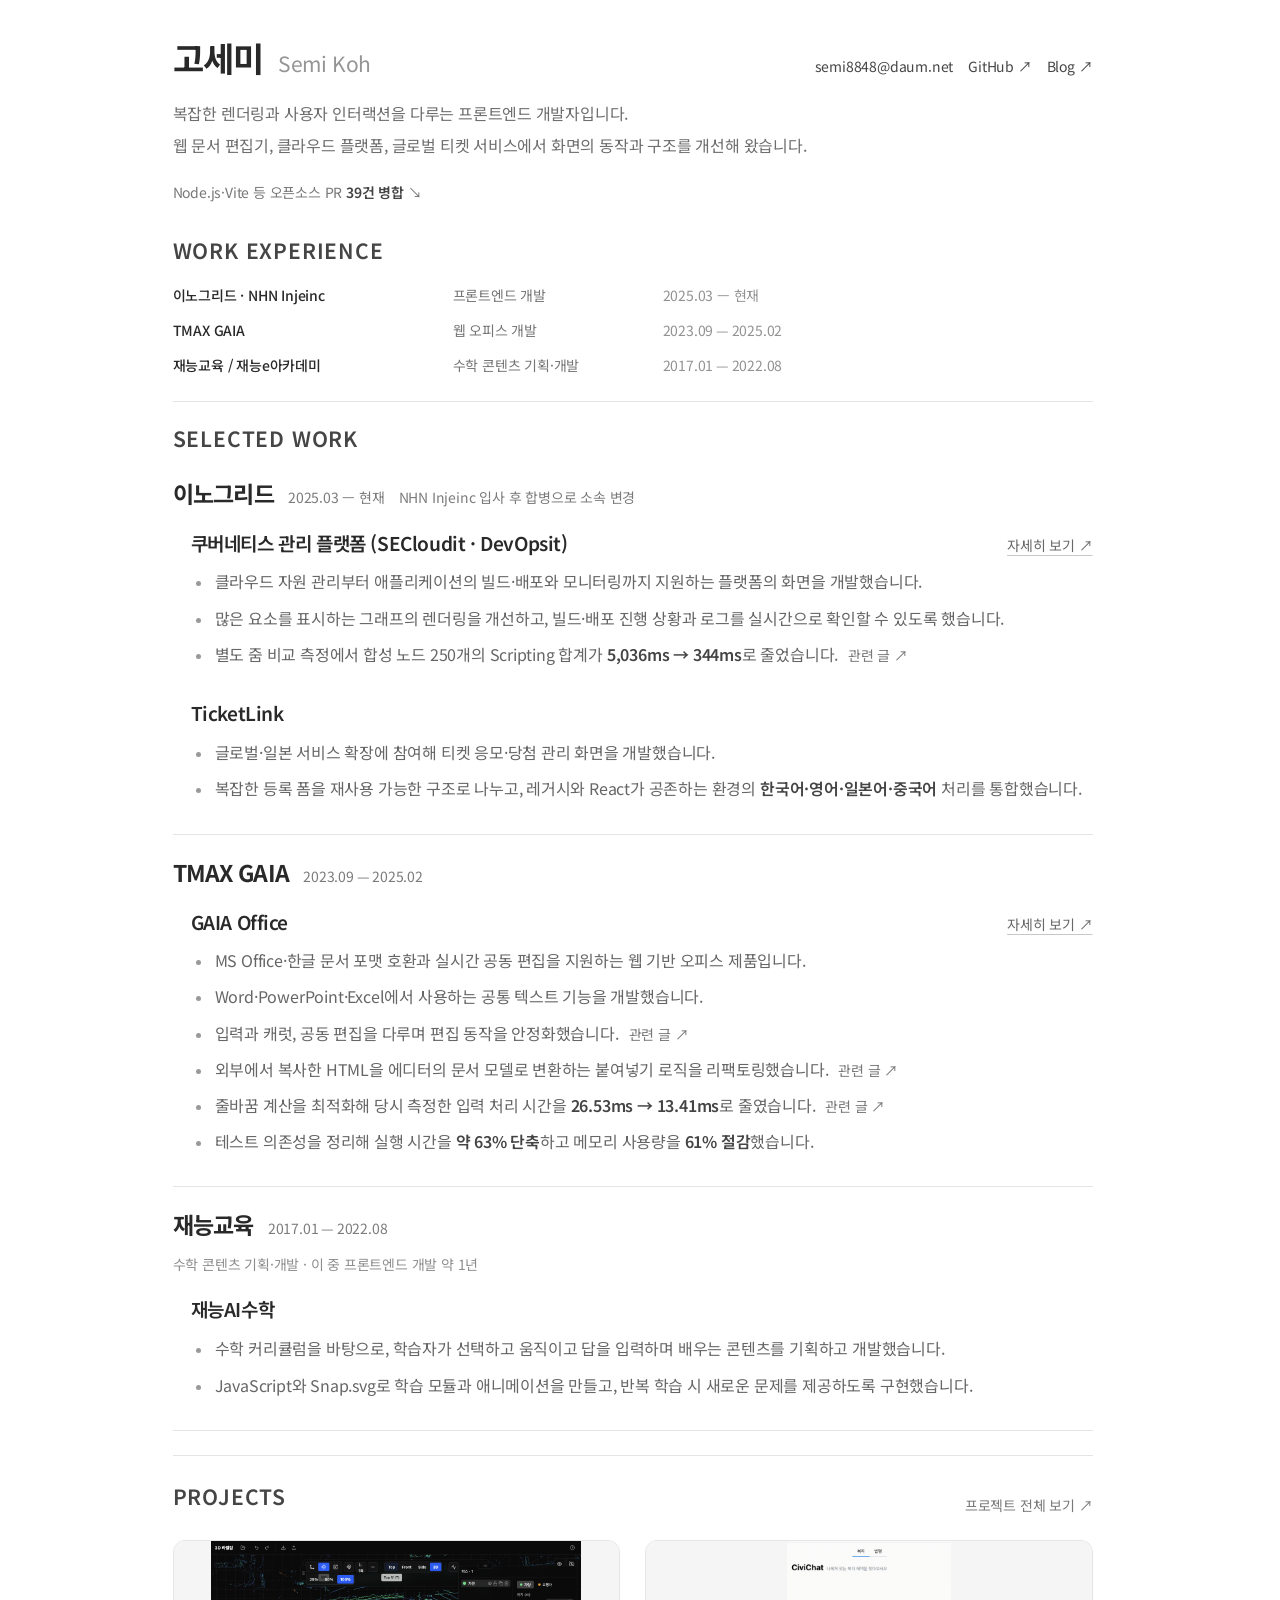
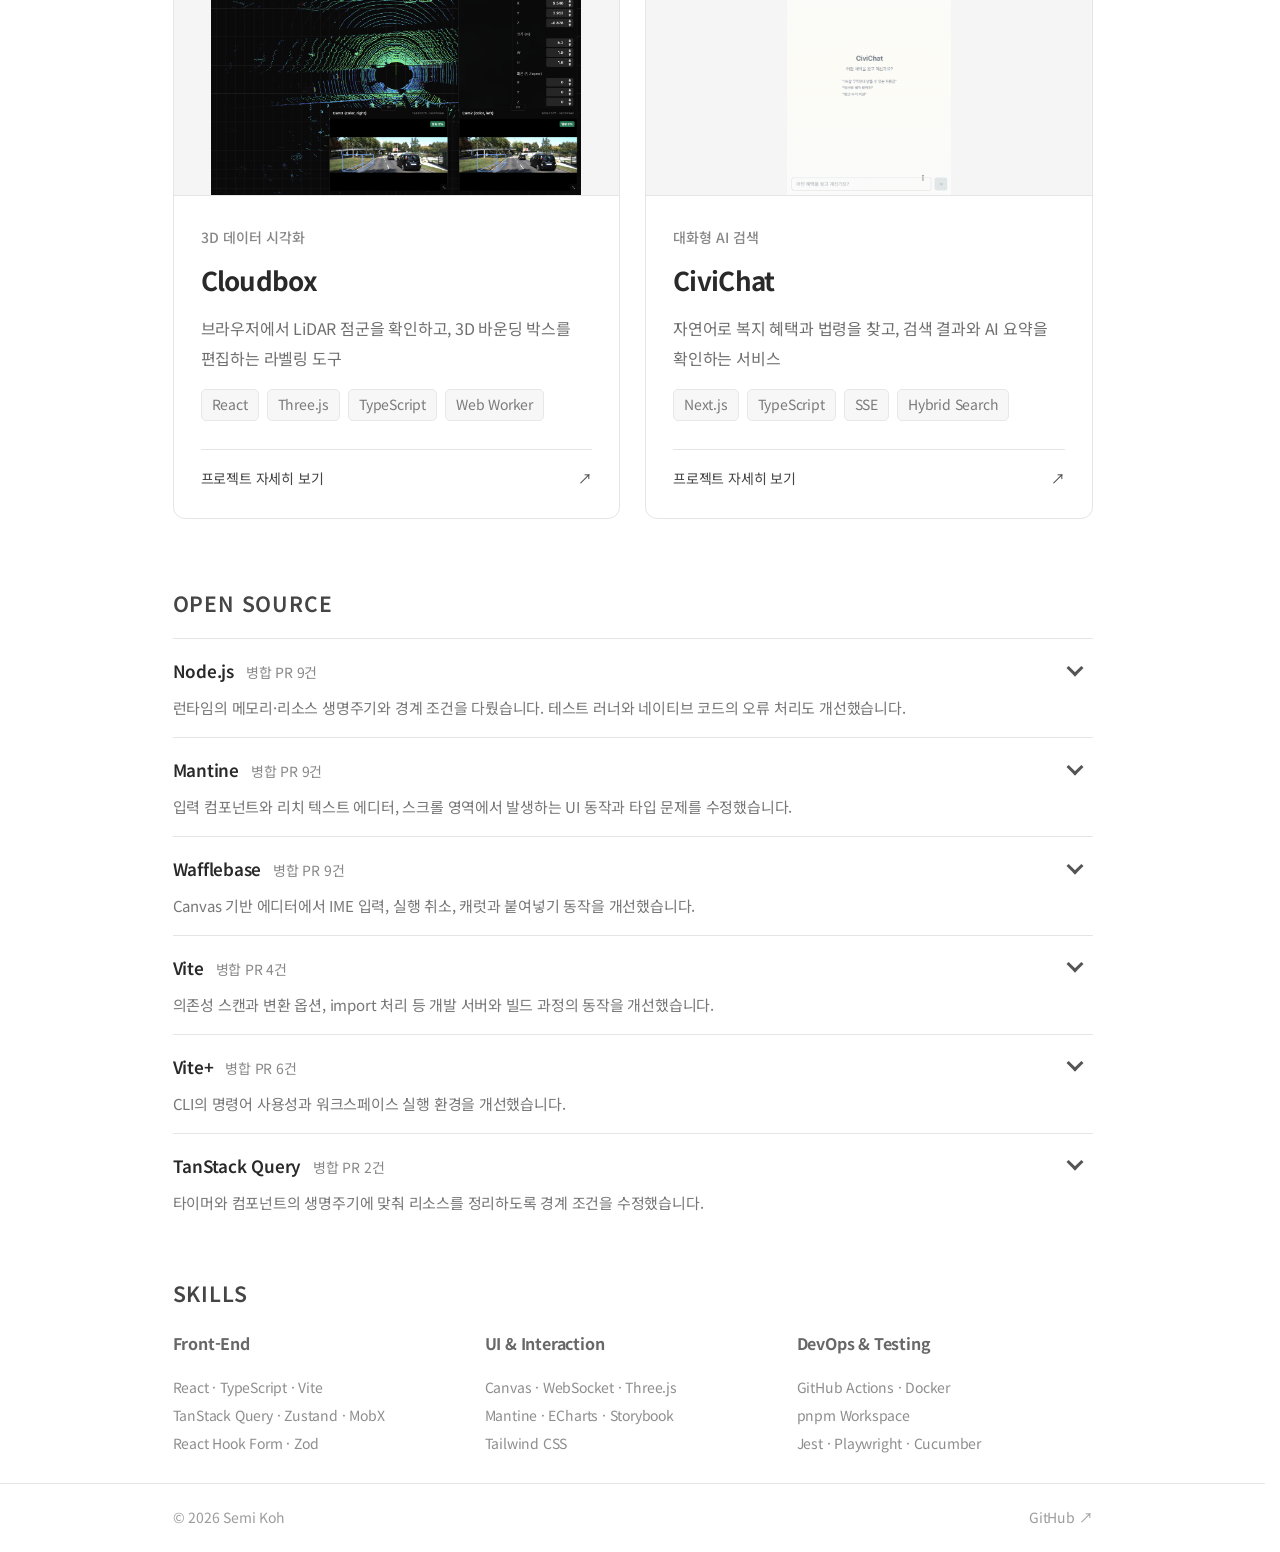
<file: index.html>
<!doctype html><html lang="ko"><head><meta charset="utf-8"><meta name="viewport" content="width=device-width, initial-scale=1"><meta name="description" content="고세미의 프론트엔드 개발 포트폴리오. 렌더링 성능, 복잡한 UI, 오픈소스 기여를 소개합니다."><title>고세미 · 프론트엔드 포트폴리오</title><link rel="stylesheet" href="style.css?v=20261123-22"><link rel="stylesheet" href="project-modal.css?v=20261127-3"><script src="project-content.js?v=20261127-3" defer></script><script src="project-modal.js?v=20261127-3" defer></script></head><body><a class="skip" href="#main">본문 바로가기</a><main id="main" class="wrap career-page portfolio-document"><section class="portfolio-introduction"><div class="intro-heading-row"><h1>고세미<span> Semi Koh</span></h1><div class="profile-links"><a href="mailto:semi8848@daum.net">semi8848@daum.net</a><a href="https://github.com/semimikoh" target="_blank" rel="noopener noreferrer">GitHub ↗</a><a href="https://colonni.xyz/ko" target="_blank" rel="noopener noreferrer">Blog ↗</a></div></div><p>복잡한 렌더링과 사용자 인터랙션을 다루는 프론트엔드 개발자입니다.<br>웹 문서 편집기, 클라우드 플랫폼, 글로벌 티켓 서비스에서 화면의 동작과 구조를 개선해 왔습니다.</p><p class="contribution-summary"><a href="#open-source">Node.js·Vite 등 오픈소스 PR <strong>39건 병합</strong><span aria-hidden="true"> ↘</span></a></p></section>
<section class="work-overview" aria-labelledby="work-experience"><h2 id="work-experience" class="document-section-title">WORK EXPERIENCE</h2><a href="#inno"><span>이노그리드 · NHN Injeinc</span><span>프론트엔드 개발</span><time>2025.03 — 현재</time></a><a href="#editor"><span>TMAX GAIA</span><span>웹 오피스 개발</span><time>2023.09 — 2025.02</time></a><a href="#jaeneung"><span>재능교육 / 재능e아카데미</span><span>수학 콘텐츠 기획·개발</span><time>2017.01 — 2022.08</time></a></section><h2 class="document-section-title selected-work-title">SELECTED WORK</h2>
<section class="career career-inno" id="inno"><div class="career-company"><div class="company-title-row"><h2>이노그리드</h2><span class="company-period">2025.03 — 현재</span><span class="company-note">NHN Injeinc 입사 후 합병으로 소속 변경</span></div></div><div class="career-projects">
<section class="career-project career-summary" id="platform"><div class="work-heading-link"><h3 class="career-project-name">쿠버네티스 관리 플랫폼 (SECloudit · DevOpsit)</h3><a href="project-platform.html" data-project="platform" aria-haspopup="dialog" aria-label="쿠버네티스 관리 플랫폼 (SECloudit · DevOpsit) 프로젝트 자세히 보기">자세히 보기 ↗</a></div><ul class="career-summary-points"><li>클라우드 자원 관리부터 애플리케이션의 빌드·배포와 모니터링까지 지원하는 플랫폼의 화면을 개발했습니다.</li><li>많은 요소를 표시하는 그래프의 렌더링을 개선하고, 빌드·배포 진행 상황과 로그를 실시간으로 확인할 수 있도록 했습니다.</li><li>별도 줌 비교 측정에서 합성 노드 250개의 Scripting 합계가 <strong>5,036ms → 344ms</strong>로 줄었습니다. <a class="career-inline-link" href="https://colonni.xyz/ko/posts/dom-canvas-hybrid-rendering" target="_blank" rel="noopener noreferrer" aria-label="그래프 렌더링 개선 관련 글 (새 탭)">관련 글 ↗</a></li></ul></section>
<section class="career-project career-summary" id="ticketlink"><h3 class="career-project-name">TicketLink</h3><ul class="career-summary-points"><li>글로벌·일본 서비스 확장에 참여해 티켓 응모·당첨 관리 화면을 개발했습니다.</li><li>복잡한 등록 폼을 재사용 가능한 구조로 나누고, 레거시와 React가 공존하는 환경의 <strong>한국어·영어·일본어·중국어</strong> 처리를 통합했습니다.</li></ul></section>
</div></section>
<section class="career" id="editor"><div class="career-company"><div class="company-title-row"><h2>TMAX GAIA</h2><span class="company-period">2023.09 — 2025.02</span></div></div><div class="career-projects"><section class="career-project career-summary"><div class="work-heading-link"><h3 class="career-project-name">GAIA Office</h3><a href="project-gaia-office.html" data-project="gaia-office" aria-haspopup="dialog" aria-label="GAIA Office 프로젝트 자세히 보기">자세히 보기 ↗</a></div><ul class="career-summary-points"><li>MS Office·한글 문서 포맷 호환과 실시간 공동 편집을 지원하는 웹 기반 오피스 제품입니다.</li><li>Word·PowerPoint·Excel에서 사용하는 공통 텍스트 기능을 개발했습니다.</li><li>입력과 캐럿, 공동 편집을 다루며 편집 동작을 안정화했습니다. <a class="career-inline-link" href="https://colonni.xyz/ko/posts/react-18-cursor-rendering" target="_blank" rel="noopener noreferrer" aria-label="입력과 캐럿 렌더링 관련 글 (새 탭)">관련 글 ↗</a></li><li>외부에서 복사한 HTML을 에디터의 문서 모델로 변환하는 붙여넣기 로직을 리팩토링했습니다. <a class="career-inline-link" href="https://colonni.xyz/ko/posts/editor-paste-domain-logic" target="_blank" rel="noopener noreferrer" aria-label="붙여넣기 도메인 로직 설계 관련 글 (새 탭)">관련 글 ↗</a></li><li>줄바꿈 계산을 최적화해 당시 측정한 입력 처리 시간을 <strong>26.53ms → 13.41ms</strong>로 줄였습니다. <a class="career-inline-link" href="https://colonni.xyz/ko/posts/algorithm-frontend-optimization" target="_blank" rel="noopener noreferrer" aria-label="텍스트 줄바꿈 최적화 관련 글 (새 탭)">관련 글 ↗</a></li><li>테스트 의존성을 정리해 실행 시간을 <strong>약 63% 단축</strong>하고 메모리 사용량을 <strong>61% 절감</strong>했습니다.</li></ul></section></div></section>
<section class="career" id="jaeneung"><div class="career-company"><div class="company-title-row"><h2>재능교육</h2><span class="company-period">2017.01 — 2022.08</span></div><p class="role">수학 콘텐츠 기획·개발 · 이 중 프론트엔드 개발 약 1년</p></div><div class="career-projects"><section class="career-project career-summary"><h3 class="career-project-name">재능AI수학</h3><ul class="career-summary-points"><li>수학 커리큘럼을 바탕으로, 학습자가 선택하고 움직이고 답을 입력하며 배우는 콘텐츠를 기획하고 개발했습니다.</li><li>JavaScript와 Snap.svg로 학습 모듈과 애니메이션을 만들고, 반복 학습 시 새로운 문제를 제공하도록 구현했습니다.</li></ul></section></div></section>
<section class="home-section personal-projects" id="personal-projects" aria-labelledby="projects-title"><div class="home-section-head"><div><h2 id="projects-title" class="section-eyebrow">PROJECTS</h2></div><a href="projects.html">프로젝트 전체 보기 ↗</a></div><div class="project-grid"><a class="project-card" href="project-cloudbox.html" data-project="cloudbox" aria-haspopup="dialog"><div class="project-card-cover cloudbox"><img src="assets/cloudbox.png" alt="Cloudbox 실행 화면" loading="lazy"></div><div class="project-card-body"><span class="project-kicker">3D 데이터 시각화</span><h2>Cloudbox</h2><p>브라우저에서 LiDAR 점군을 확인하고, 3D 바운딩 박스를 편집하는 라벨링 도구</p><div class="tags"><span class="tag">React</span><span class="tag">Three.js</span><span class="tag">TypeScript</span><span class="tag">Web Worker</span></div><span class="project-card-link">프로젝트 자세히 보기 <span aria-hidden="true">↗</span></span></div></a><a class="project-card" href="project-civichat.html" data-project="civichat" aria-haspopup="dialog"><div class="project-card-cover civichat"><img src="assets/civichat.gif" alt="CiviChat 실행 화면" loading="lazy"></div><div class="project-card-body"><span class="project-kicker">대화형 AI 검색</span><h2>CiviChat</h2><p>자연어로 복지 혜택과 법령을 찾고, 검색 결과와 AI 요약을 확인하는 서비스</p><div class="tags"><span class="tag">Next.js</span><span class="tag">TypeScript</span><span class="tag">SSE</span><span class="tag">Hybrid Search</span></div><span class="project-card-link">프로젝트 자세히 보기 <span aria-hidden="true">↗</span></span></div></a></div></section><section class="section experience-oss career-additional" id="open-source"><div class="additional-heading"><p class="page-eyebrow">OPEN SOURCE</p></div><details class="oss-repository"><summary class="oss-repository-summary"><div class="oss-repository-heading"><h3>Node.js</h3><span class="oss-merge-count">병합 PR 9건</span></div><p class="oss-repository-description">런타임의 메모리·리소스 생명주기와 경계 조건을 다뤘습니다. 테스트 러너와 네이티브 코드의 오류 처리도 개선했습니다.</p><span class="oss-expand-control" aria-hidden="true"><span class="oss-expand-icon"></span></span></summary><div class="oss-repository-content"><ul class="oss-contributions"><li><span>테스트 커버리지의 기본 제외 패턴에 숨김 파일을 포함하도록 수정</span><a href="https://github.com/nodejs/node/pull/63401" target="_blank" rel="noopener noreferrer" aria-label="Node.js PR 63401 보기">#63401 ↗</a></li><li><span>SQLite 실행·초기화 결과 코드를 확인하도록 오류 처리 보완</span><a href="https://github.com/nodejs/node/pull/63319" target="_blank" rel="noopener noreferrer" aria-label="Node.js PR 63319 보기">#63319 ↗</a></li><li><span>test_runner의 필터링된 suite build 대기 처리</span><a href="https://github.com/nodejs/node/pull/64208" target="_blank" rel="noopener noreferrer" aria-label="Node.js PR 64208 보기">#64208 ↗</a></li><li><span>Blob.stream()의 source buffer 누수 수정</span><a href="https://github.com/nodejs/node/pull/63577" target="_blank" rel="noopener noreferrer" aria-label="Node.js PR 63577 보기">#63577 ↗</a></li><li><span>closeIdleConnections의 pre-request socket 종료 처리</span><a href="https://github.com/nodejs/node/pull/63470" target="_blank" rel="noopener noreferrer" aria-label="Node.js PR 63470 보기">#63470 ↗</a></li><li><span>FFI DynamicLibrary 조기 GC 방지 및 네이티브 라이브러리 생명주기 안정성 개선</span><a href="https://github.com/nodejs/node/pull/63024" target="_blank" rel="noopener noreferrer" aria-label="Node.js PR 63024 보기">#63024 ↗</a></li><li><span>invalid using syntax 처리 중 GetErrorSource() crash 수정 및 회귀 테스트 추가</span><a href="https://github.com/nodejs/node/pull/62770" target="_blank" rel="noopener noreferrer" aria-label="Node.js PR 62770 보기">#62770 ↗</a></li><li><span>inspector help message dead URL 수정 및 관련 테스트 갱신</span><a href="https://github.com/nodejs/node/pull/62745" target="_blank" rel="noopener noreferrer" aria-label="Node.js PR 62745 보기">#62745 ↗</a></li><li><span>byteLength benchmark의 잘못된 base64 입력값 수정</span><a href="https://github.com/nodejs/node/pull/60841" target="_blank" rel="noopener noreferrer" aria-label="Node.js PR 60841 보기">#60841 ↗</a></li></ul><a class="oss-repo-link" href="https://github.com/nodejs/node" target="_blank" rel="noopener noreferrer">저장소 보기 ↗</a></div></details><details class="oss-repository"><summary class="oss-repository-summary"><div class="oss-repository-heading"><h3>Mantine</h3><span class="oss-merge-count">병합 PR 9건</span></div><p class="oss-repository-description">입력 컴포넌트와 리치 텍스트 에디터, 스크롤 영역에서 발생하는 UI 동작과 타입 문제를 수정했습니다.</p><span class="oss-expand-control" aria-hidden="true"><span class="oss-expand-icon"></span></span></summary><div class="oss-repository-content"><ul class="oss-contributions"><li><span>SemiCircleProgress가 표시되지 않는 문제 수정</span><a href="https://github.com/mantinedev/mantine/pull/8842" target="_blank" rel="noopener noreferrer" aria-label="Mantine PR 8842 보기">#8842 ↗</a></li><li><span>Scroller의 Styles API 문서 데이터 추가</span><a href="https://github.com/mantinedev/mantine/pull/8818" target="_blank" rel="noopener noreferrer" aria-label="Mantine PR 8818 보기">#8818 ↗</a></li><li><span>MCP 서버의 stdio 전송 방식을 명세에 맞게 수정</span><a href="https://github.com/mantinedev/mantine/pull/8792" target="_blank" rel="noopener noreferrer" aria-label="Mantine PR 8792 보기">#8792 ↗</a></li><li><span>Badge에서 circle과 기본 radius 설정을 함께 사용할 때의 동작 수정</span><a href="https://github.com/mantinedev/mantine/pull/8466" target="_blank" rel="noopener noreferrer" aria-label="Mantine PR 8466 보기">#8466 ↗</a></li><li><span>PasswordInput의 <code>dir</code> 재정의 시 section 위치 오류 수정</span><a href="https://github.com/mantinedev/mantine/pull/8936" target="_blank" rel="noopener noreferrer" aria-label="Mantine PR 8936 보기">#8936 ↗</a></li><li><span>Input의 <code>dir</code> 재정의 시 section 위치 오류 수정</span><a href="https://github.com/mantinedev/mantine/pull/8905" target="_blank" rel="noopener noreferrer" aria-label="Mantine PR 8905 보기">#8905 ↗</a></li><li><span>RichTextEditor task list 빈 항목의 caret 미노출 문제 수정</span><a href="https://github.com/mantinedev/mantine/pull/8821" target="_blank" rel="noopener noreferrer" aria-label="Mantine PR 8821 보기">#8821 ↗</a></li><li><span>ScrollArea의 offsetScrollbars=&quot;present&quot; 설정 시 scrollbar 미노출 문제 수정</span><a href="https://github.com/mantinedev/mantine/pull/8844" target="_blank" rel="noopener noreferrer" aria-label="Mantine PR 8844 보기">#8844 ↗</a></li><li><span>@mantine/form field path 타입 제안 누락 문제 개선</span><a href="https://github.com/mantinedev/mantine/pull/8810" target="_blank" rel="noopener noreferrer" aria-label="Mantine PR 8810 보기">#8810 ↗</a></li></ul><a class="oss-repo-link" href="https://github.com/mantinedev/mantine" target="_blank" rel="noopener noreferrer">저장소 보기 ↗</a></div></details><details class="oss-repository"><summary class="oss-repository-summary"><div class="oss-repository-heading"><h3>Wafflebase</h3><span class="oss-merge-count">병합 PR 9건</span></div><p class="oss-repository-description">Canvas 기반 에디터에서 IME 입력, 실행 취소, 캐럿과 붙여넣기 동작을 개선했습니다.</p><span class="oss-expand-control" aria-hidden="true"><span class="oss-expand-icon"></span></span></summary><div class="oss-repository-content"><ul class="oss-contributions"><li><span>BigQuery 연결 관리와 읽기 전용 쿼리 실행 기능 추가</span><a href="https://github.com/wafflebase/wafflebase/pull/811" target="_blank" rel="noopener noreferrer" aria-label="Wafflebase PR 811 보기">#811 ↗</a></li><li><span>표 셀 내부 붙여넣기 동작의 설계 문서 확장</span><a href="https://github.com/wafflebase/wafflebase/pull/597" target="_blank" rel="noopener noreferrer" aria-label="Wafflebase PR 597 보기">#597 ↗</a></li><li><span>공동 편집 중 로컬 캐럿 위치 유지에 관한 설계 문서 작성</span><a href="https://github.com/wafflebase/wafflebase/pull/257" target="_blank" rel="noopener noreferrer" aria-label="Wafflebase PR 257 보기">#257 ↗</a></li><li><span>서로 다른 글자 크기가 섞인 선택 영역에서 상대적 font-size 변경 구현</span><a href="https://github.com/wafflebase/wafflebase/pull/616" target="_blank" rel="noopener noreferrer" aria-label="Wafflebase PR 616 보기">#616 ↗</a></li><li><span>IME undo 이후 live-cursor 발행 과정에서 발생하는 캐럿 race condition 해결</span><a href="https://github.com/wafflebase/wafflebase/pull/612" target="_blank" rel="noopener noreferrer" aria-label="Wafflebase PR 612 보기">#612 ↗</a></li><li><span>표 셀 안에 붙여넣은 표가 현재 셀 내부에 중첩되도록 붙여넣기 동작 구현</span><a href="https://github.com/wafflebase/wafflebase/pull/531" target="_blank" rel="noopener noreferrer" aria-label="Wafflebase PR 531 보기">#531 ↗</a></li><li><span>조합 중인 IME 텍스트의 underline 렌더링 구현</span><a href="https://github.com/wafflebase/wafflebase/pull/514" target="_blank" rel="noopener noreferrer" aria-label="Wafflebase PR 514 보기">#514 ↗</a></li><li><span>빈 목록 항목에서 Backspace 입력 시 목록을 종료하도록 편집 동작 구현</span><a href="https://github.com/wafflebase/wafflebase/pull/339" target="_blank" rel="noopener noreferrer" aria-label="Wafflebase PR 339 보기">#339 ↗</a></li><li><span>IME 조합 문자를 하나의 undo 단위로 병합</span><a href="https://github.com/wafflebase/wafflebase/pull/332" target="_blank" rel="noopener noreferrer" aria-label="Wafflebase PR 332 보기">#332 ↗</a></li></ul><a class="oss-repo-link" href="https://github.com/wafflebase/wafflebase" target="_blank" rel="noopener noreferrer">저장소 보기 ↗</a></div></details><details class="oss-repository"><summary class="oss-repository-summary"><div class="oss-repository-heading"><h3>Vite</h3><span class="oss-merge-count">병합 PR 4건</span></div><p class="oss-repository-description">의존성 스캔과 변환 옵션, import 처리 등 개발 서버와 빌드 과정의 동작을 개선했습니다.</p><span class="oss-expand-control" aria-hidden="true"><span class="oss-expand-icon"></span></span></summary><div class="oss-repository-content"><ul class="oss-contributions"><li><span>의존성 스캔 시 Oxc JSX 옵션 전달 수정</span><a href="https://github.com/vitejs/vite/pull/22342" target="_blank" rel="noopener noreferrer" aria-label="Vite PR 22342 보기">#22342 ↗</a></li><li><span>optimizeDeps에서 사용자 <code>transform.target</code> 설정이 기본값을 재정의하도록 수정</span><a href="https://github.com/vitejs/vite/pull/22273" target="_blank" rel="noopener noreferrer" aria-label="Vite PR 22273 보기">#22273 ↗</a></li><li><span>?raw import 처리 시 불필요한 sourcemap fallback 생성을 건너뛰도록 수정</span><a href="https://github.com/vitejs/vite/pull/22148" target="_blank" rel="noopener noreferrer" aria-label="Vite PR 22148 보기">#22148 ↗</a></li><li><span>Deno workspace root 감지 로직 개선</span><a href="https://github.com/vitejs/vite/pull/22238" target="_blank" rel="noopener noreferrer" aria-label="Vite PR 22238 보기">#22238 ↗</a></li></ul><a class="oss-repo-link" href="https://github.com/vitejs/vite" target="_blank" rel="noopener noreferrer">저장소 보기 ↗</a></div></details><details class="oss-repository"><summary class="oss-repository-summary"><div class="oss-repository-heading"><h3>Vite+</h3><span class="oss-merge-count">병합 PR 6건</span></div><p class="oss-repository-description">CLI의 명령어 사용성과 워크스페이스 실행 환경을 개선했습니다.</p><span class="oss-expand-control" aria-hidden="true"><span class="oss-expand-icon"></span></span></summary><div class="oss-repository-content"><ul class="oss-contributions"><li><span>마이그레이션 후 남아 있는 Husky 훅 경로를 정리하도록 수정</span><a href="https://github.com/voidzero-dev/vite-plus/pull/3344" target="_blank" rel="noopener noreferrer" aria-label="Vite+ PR 3344 보기">#3344 ↗</a></li><li><span>프로젝트 생성 시 중첩 모노레포의 불필요한 lint 설정 제거</span><a href="https://github.com/voidzero-dev/vite-plus/pull/2667" target="_blank" rel="noopener noreferrer" aria-label="Vite+ PR 2667 보기">#2667 ↗</a></li><li><span>패키지 매니저 다운로드 진행 상황 표시 기능 추가</span><a href="https://github.com/voidzero-dev/vite-plus/pull/2369" target="_blank" rel="noopener noreferrer" aria-label="Vite+ PR 2369 보기">#2369 ↗</a></li><li><span><code>vp env list-remote</code>에 installed/current/default 버전 표시</span><a href="https://github.com/voidzero-dev/vite-plus/pull/1907" target="_blank" rel="noopener noreferrer" aria-label="Vite+ PR 1907 보기">#1907 ↗</a></li><li><span>workspace lint 실행 시 tsgolint 절대 경로 유지</span><a href="https://github.com/voidzero-dev/vite-plus/pull/1758" target="_blank" rel="noopener noreferrer" aria-label="Vite+ PR 1758 보기">#1758 ↗</a></li><li><span><code>vp fmt</code>의 <code>format</code> alias 추가</span><a href="https://github.com/voidzero-dev/vite-plus/pull/1727" target="_blank" rel="noopener noreferrer" aria-label="Vite+ PR 1727 보기">#1727 ↗</a></li></ul><a class="oss-repo-link" href="https://github.com/voidzero-dev/vite-plus" target="_blank" rel="noopener noreferrer">저장소 보기 ↗</a></div></details><details class="oss-repository"><summary class="oss-repository-summary"><div class="oss-repository-heading"><h3>TanStack Query</h3><span class="oss-merge-count">병합 PR 2건</span></div><p class="oss-repository-description">타이머와 컴포넌트의 생명주기에 맞춰 리소스를 정리하도록 경계 조건을 수정했습니다.</p><span class="oss-expand-control" aria-hidden="true"><span class="oss-expand-icon"></span></span></summary><div class="oss-repository-content"><ul class="oss-contributions"><li><span>vue-query-devtools에서 mount 이후에만 cleanup을 등록하도록 수정</span><a href="https://github.com/TanStack/query/pull/10439" target="_blank" rel="noopener noreferrer" aria-label="TanStack Query PR 10439 보기">#10439 ↗</a></li><li><span>query-core에서 timer ID가 0일 때 cleanup이 누락될 수 있는 문제 수정</span><a href="https://github.com/TanStack/query/pull/10401" target="_blank" rel="noopener noreferrer" aria-label="TanStack Query PR 10401 보기">#10401 ↗</a></li></ul><a class="oss-repo-link" href="https://github.com/TanStack/query" target="_blank" rel="noopener noreferrer">저장소 보기 ↗</a></div></details></section><section class="section"><div class="additional-heading"><p class="page-eyebrow">SKILLS</p></div><div class="stack"><div><h3>Front-End</h3><p>React · TypeScript · Vite<br>TanStack Query · Zustand · MobX<br>React Hook Form · Zod</p></div><div><h3>UI & Interaction</h3><p>Canvas · WebSocket · Three.js<br>Mantine · ECharts · Storybook<br>Tailwind CSS</p></div><div><h3>DevOps & Testing</h3><p>GitHub Actions · Docker<br>pnpm Workspace<br>Jest · Playwright · Cucumber</p></div></div></section></main><footer><div class="wrap"><span>© 2026 Semi Koh</span><a href="https://github.com/semimikoh" target="_blank" rel="noopener noreferrer">GitHub ↗</a></div></footer><script src="script.js"></script></body></html>
</file>
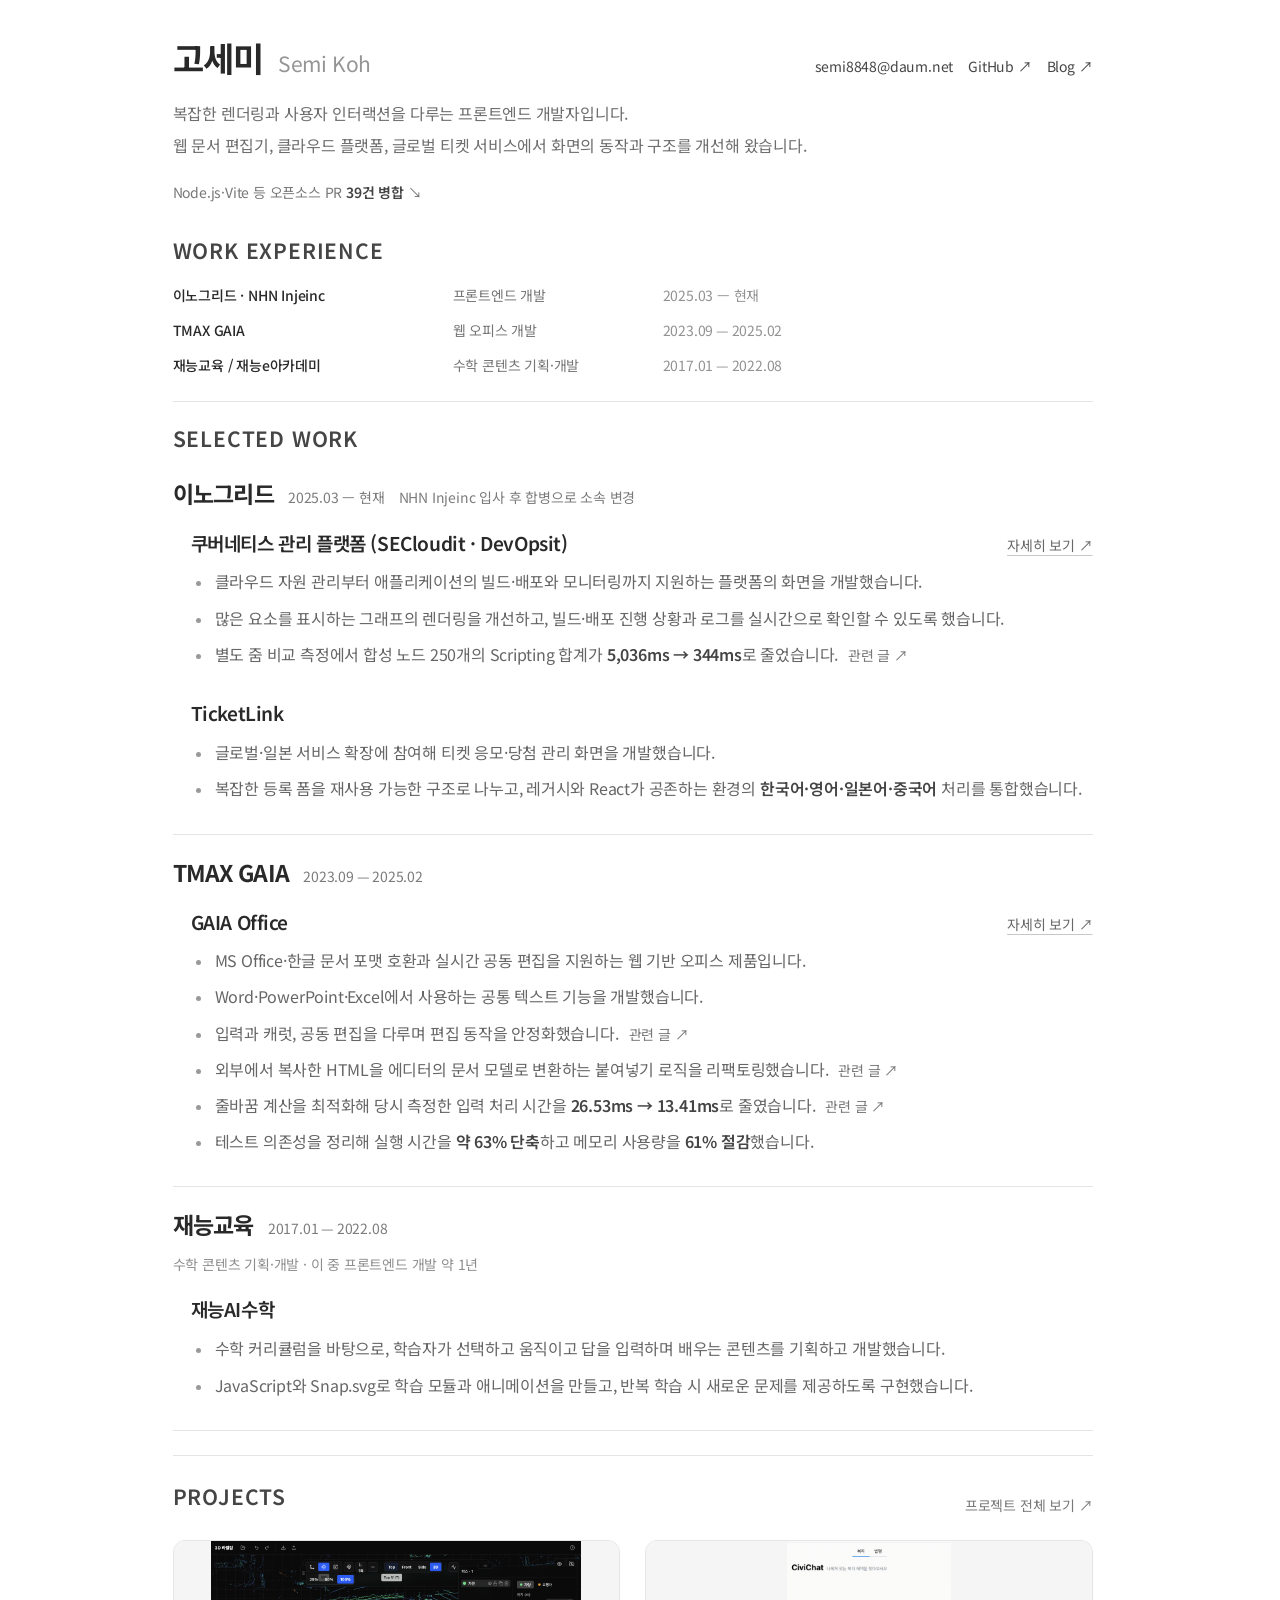
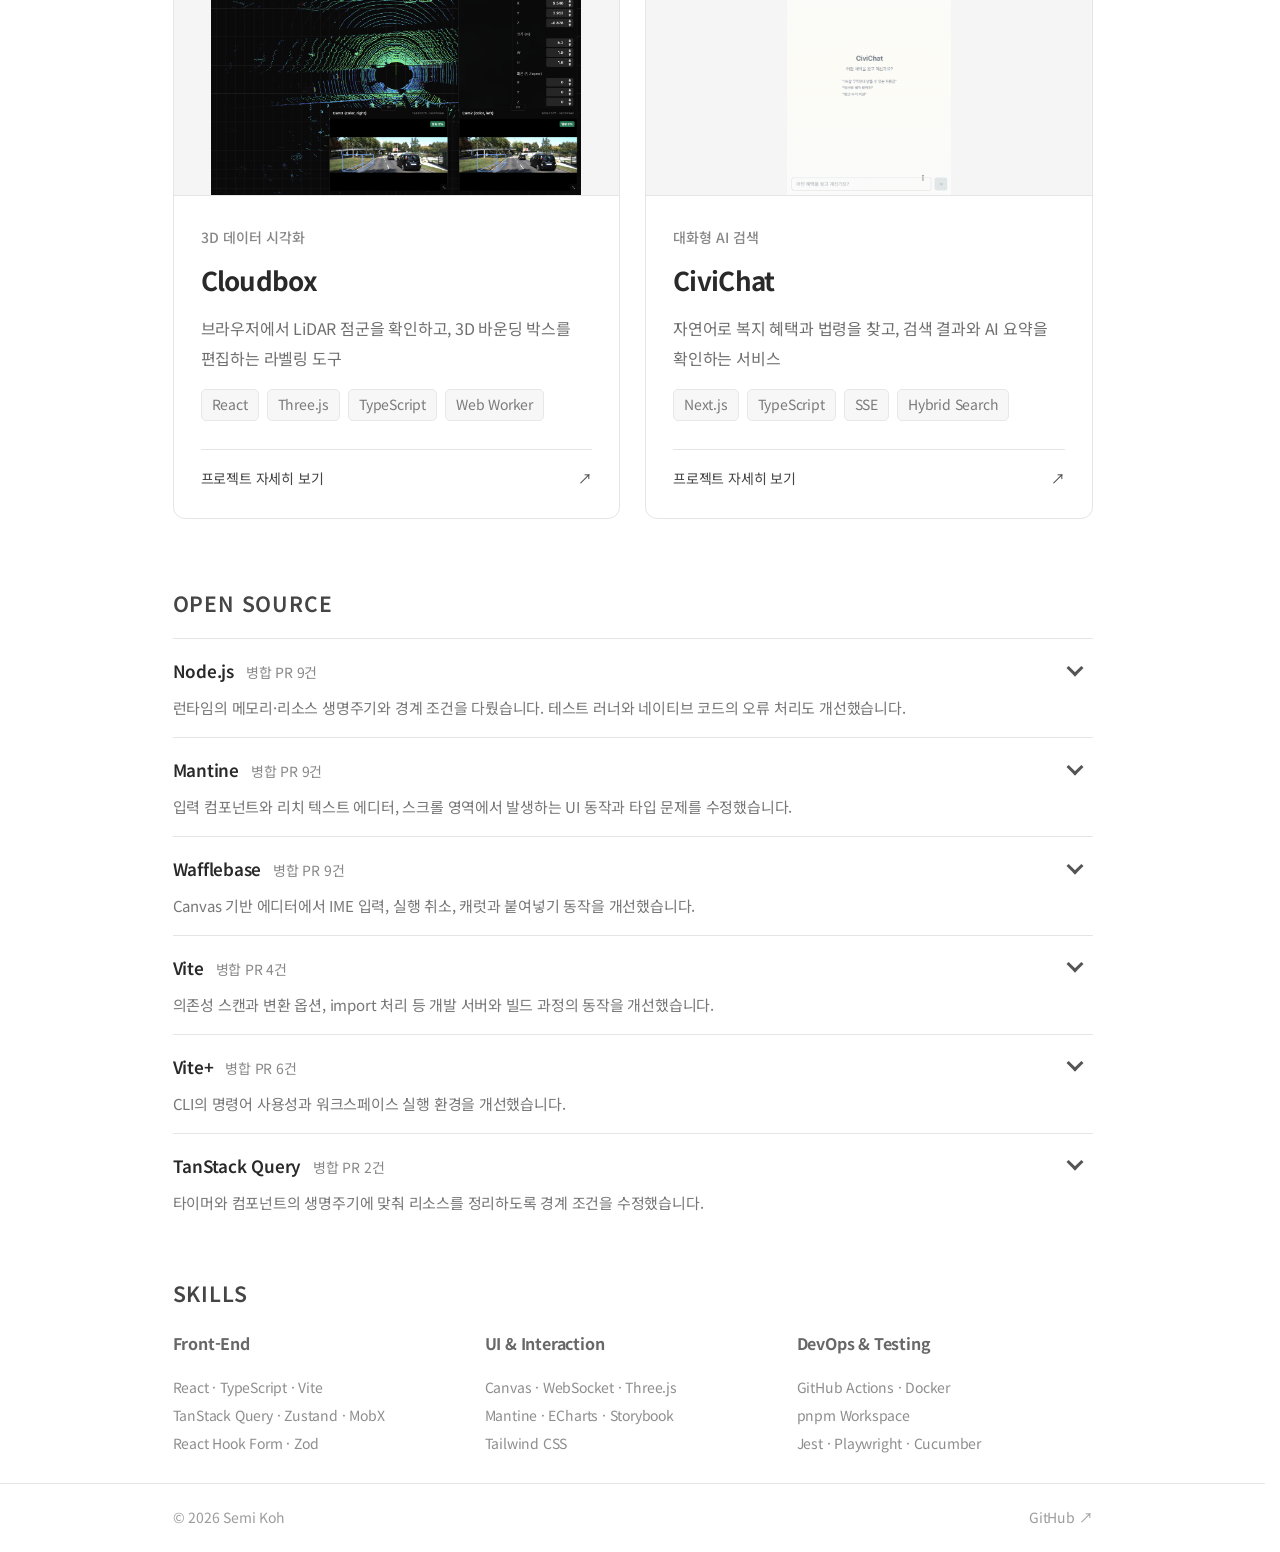
<file: experience.html>
<!doctype html><html lang="ko"><head><meta charset="utf-8"><meta name="viewport" content="width=device-width, initial-scale=1"><title>고세미 포트폴리오</title><link rel="canonical" href="index.html"><script>location.replace('index.html' + location.hash);</script></head><body><a href="index.html">포트폴리오로 이동</a></body></html>
</file>
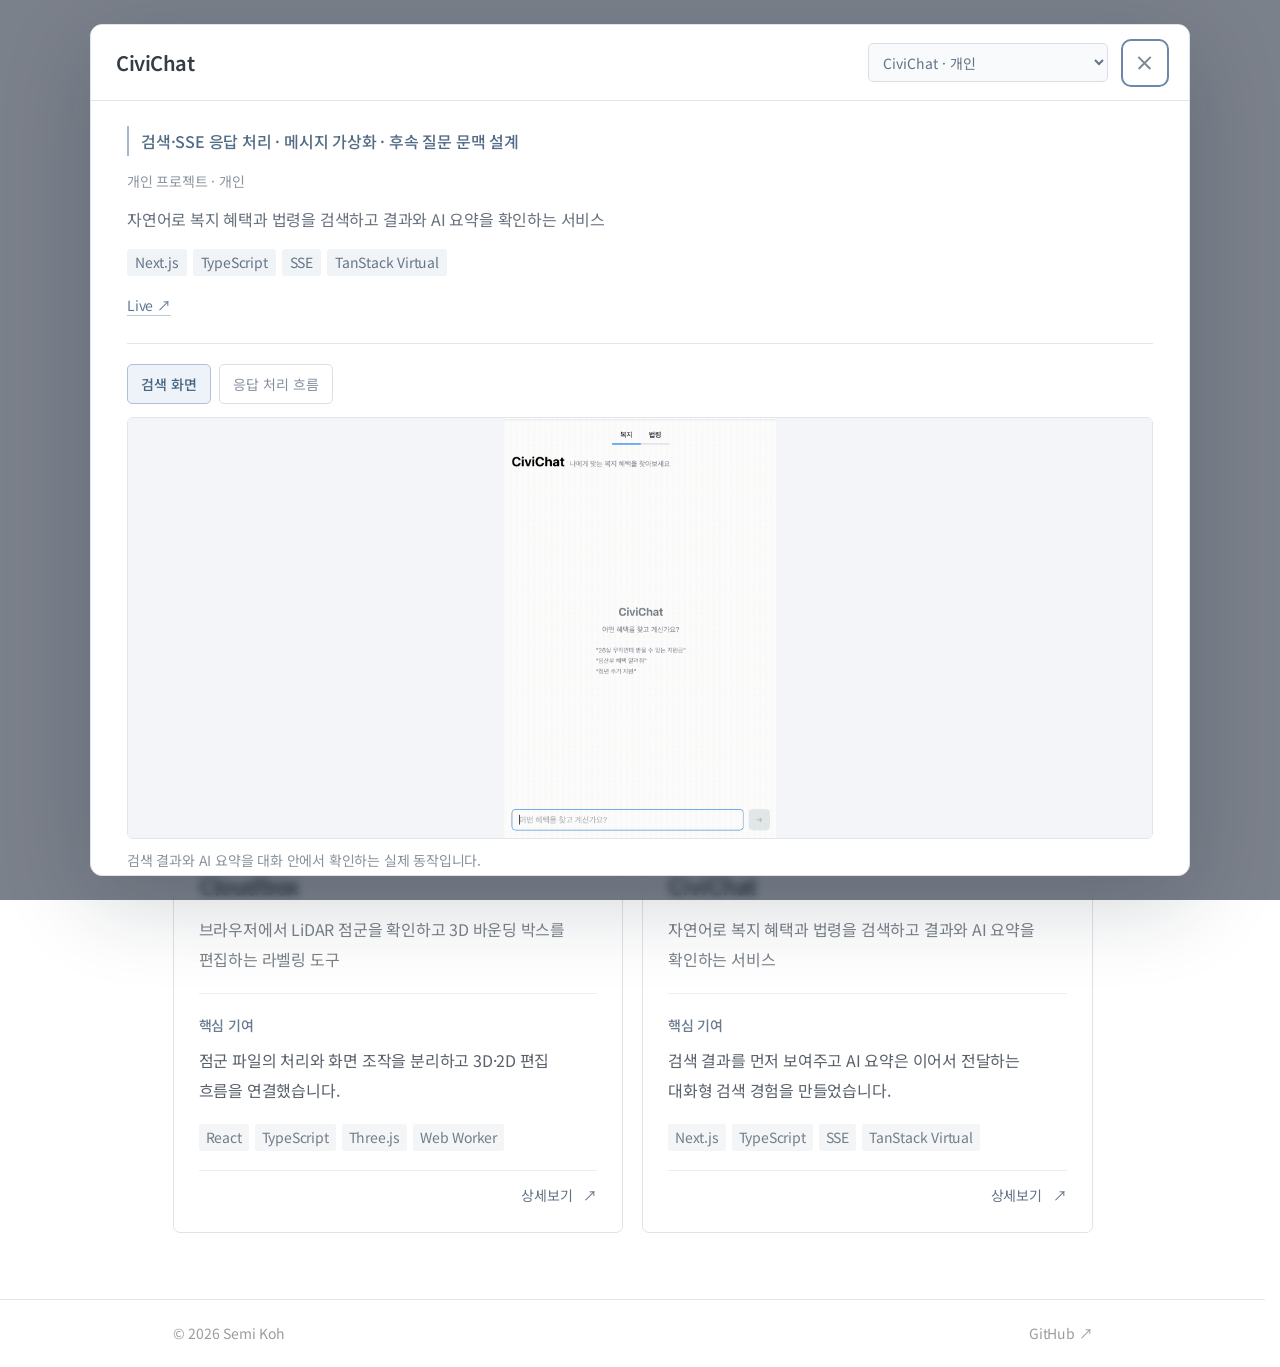
<file: project-civichat.html>
<!doctype html><html lang="ko"><head><meta charset="utf-8"><meta name="viewport" content="width=device-width, initial-scale=1"><meta name="description" content="고세미의 프론트엔드 개발 포트폴리오. 렌더링 성능, 복잡한 UI, 오픈소스 기여를 소개합니다."><title>CiviChat · 고세미</title><link rel="stylesheet" href="style.css?v=20261123-21"><script src="project-route.js?v=20261123-1" data-project="civichat" defer></script></head><body><a class="skip" href="#main">본문 바로가기</a><header class="portfolio-back-header"><div class="wrap"><a href="projects.html" aria-label="프로젝트 목록으로 돌아가기"><span aria-hidden="true">←</span> 뒤로가기</a></div></header><main id="main" class="wrap"><article class="project-page project-detail"><header class="project-page-heading"><div class="project-title-row"><h1>CiviChat</h1><a class="button primary project-demo-button" href="https://civichat-kappa.vercel.app" target="_blank" rel="noopener noreferrer">Live ↗</a></div><p>자연어로 복지 혜택과 법령을 찾고, 검색 결과와 AI 요약을 확인하는 서비스</p></header><figure class="project-showcase civichat"><img src="assets/civichat.gif" alt="CiviChat 실행 화면"><figcaption>CiviChat 실행 화면 · 검색 흐름을 보여주는 GIF</figcaption></figure><section class="project-overview"><h2>프로젝트 소개</h2><p>필요한 복지 혜택이나 법령을 메뉴에서 일일이 찾는 대신, 자연어로 질문하고 결과를 확인하는 대화형 검색 서비스입니다. 검색 결과와 요약을 대화 안에서 단계적으로 보여주는 경험을 설계했습니다.</p></section><section class="project-cases">
<section class="project-case"><h3>검색 결과와 AI 요약을 나눠, 기다리는 동안에도 정보를 보여주었습니다.</h3>
<div><h4>해결할 문제</h4><p>검색 결과를 찾은 뒤에도 AI 요약이 끝날 때까지 응답을 기다리게 하면, 사용자는 정보를 이미 찾았는지 알 수 없습니다. 검색은 성공했지만 요약 생성만 실패했을 때 전체 응답을 오류로 바꾸는 것도, 이미 찾은 정보를 버리게 되는 문제였습니다.</p><p>클라이언트에서는 네트워크로 받은 데이터 한 덩어리가 이벤트 하나와 정확히 일치하지 않습니다. JSON 중간에서 끊겨 도착하거나 여러 이벤트가 함께 올 수 있어, 수신한 데이터를 바로 파싱하는 방식으로는 처리할 수 없었습니다.</p></div>
<div><h4>선택한 방법</h4><p>서버는 검색 결과 이벤트를 먼저 전송하고, 뒤이어 요약을 SSE 스트리밍으로 전달하도록 했습니다. 클라이언트는 검색 중·요청 진행 중·화면 애니메이션 중 상태를 나누어, 검색 결과가 도착하면 로딩을 끝내고 요약은 이어서 갱신하도록 구성했습니다.</p><p>SSE 파서는 TextDecoder와 문자열 버퍼를 사용해 불완전한 줄을 다음 수신까지 보관합니다. 완성된 이벤트를 결과·요약·오류로 구분하고, 요약이 실패하더라도 결과 카드가 이미 있으면 유지한 채 안내만 추가합니다. 요청 취소와 타임아웃도 공통 훅에서 처리하도록 했습니다.</p></div>
<div class="case-flow" aria-label="응답 처리 흐름"><span>질문 입력</span><span aria-hidden="true">→</span><span>검색 결과 먼저 표시</span><span aria-hidden="true">→</span><span>요약을 이어서 갱신</span></div>
<div class="case-outcome"><h4>구현 결과와 검증</h4><p>복지·법령 검색에서 같은 스트리밍 훅을 사용하면서, 검색 결과와 요약 생성의 상태를 독립적으로 다룰 수 있도록 했습니다. 테스트에는 결과·요약 이벤트의 순서, 수신 경계에서 잘린 이벤트의 복원, 요약 실패 시 기존 결과 유지 등의 조건을 포함했습니다.</p></div></section>
<section class="project-case"><h3>계속 길어지는 메시지의 높이를 DOM에 표시하기 전에 계산했습니다.</h3>
<div><h4>해결할 문제</h4><p>채팅에는 짧은 질문뿐 아니라 긴 요약과 결과 카드가 함께 쌓입니다. 전체 대화를 DOM으로 유지하면 화면 요소가 계속 늘어나고, 가상 스크롤을 사용하더라도 메시지마다 다른 높이를 알아야 표시 위치를 정할 수 있습니다.</p><p>특히 스트리밍 중에는 글자가 계속 추가되면서 줄 수가 달라집니다. 메시지의 높이를 고정값으로 가정하면 실제 내용과 차이가 생기고, 텍스트만 계산하면 아래에 붙는 카드나 법령 목록의 공간을 반영할 수 없습니다.</p></div>
<div><h4>선택한 방법</h4><p>Canvas로 텍스트 폭을 측정하고, 컨테이너 너비와 폰트 조건에 따라 줄바꿈과 높이를 계산하도록 했습니다. 웹 문서 편집기에서 다뤘던 텍스트 레이아웃 경험을 적용해, 이분 탐색으로 한 줄에 들어갈 길이를 찾는 측정 모듈을 구성했습니다.</p><p>텍스트의 높이에는 말풍선 여백과 행간을 반영하고, 결과 카드와 법령 목록의 추가 높이는 각 기능에서 계산해 합칩니다. 이 추정값을 TanStack Virtual의 estimateSize에 전달해 화면 주변의 메시지만 렌더링하도록 했습니다.</p><p>메시지 ID와 본문·요약 길이, 추가 콘텐츠 높이를 기준으로 계산 결과를 캐시합니다. ResizeObserver로 컨테이너 너비가 바뀌면 높이 캐시를 비워 다시 계산하고, 대화가 길어지면 오래된 캐시도 정리하도록 했습니다.</p></div>
<div class="case-flow" aria-label="메시지 높이 추정 흐름"><span>텍스트 폭·줄 수 계산</span><span aria-hidden="true">+</span><span>카드·목록 높이</span><span aria-hidden="true">→</span><span>가상 리스트에 높이 전달</span></div>
<div class="case-outcome"><h4>구현 결과와 검증</h4><p>메시지 전체를 먼저 DOM에 표시하지 않고도 가상 리스트에 필요한 높이를 추정할 수 있도록 했습니다. 텍스트 레이아웃과 메시지 높이 계산을 UI 밖으로 나누고, 메시지 유형과 내용에 따른 높이 계산을 테스트에 포함했습니다.</p></div></section>
<section class="project-case"><h3>짧은 후속 질문에는 문맥을 잇고, 새로운 질문에는 이전 주제를 섞지 않았습니다.</h3>
<div><h4>해결할 문제</h4><p>“장애인 고용 의무”를 검색한 뒤 “비율은?”이라고 물으면, 현재 문장만으로는 어떤 비율을 찾는지 알기 어렵습니다. 그렇다고 짧은 질문마다 이전 대화를 붙이면 “전세사기 피해”처럼 짧지만 새로운 질문에 엉뚱한 주제가 섞일 수 있습니다.</p></div>
<div><h4>선택한 방법</h4><p>법령 검색에서는 “그 조항”, “그러면” 같은 앞 대화를 가리키는 표현과, “비율”, “벌칙”, “예외” 등 특정 측면을 묻는 짧은 질문을 구분했습니다. 후속 질문으로 판단한 경우에만 최근 사용자 질문 두 개를 검색어에 보강하고, 충분히 구체적인 새 질문은 원문을 그대로 사용합니다.</p><p>문맥은 모델이 생성한 답변이 아닌 사용자 질문에서 가져옵니다. 초기화 성격의 입력은 앞선 문맥을 붙이지 않고, 현재 질문이 히스토리에도 들어 있는 경우 중복되지 않도록 제외합니다. 이 판단 로직은 검색 UI와 분리한 함수로 관리했습니다.</p></div>
<div class="case-outcome"><h4>구현 결과와 검증</h4><p>질문을 반복해서 길게 입력하지 않고도 대화를 이어갈 수 있도록 하면서, 짧은 새 주제가 이전 질문과 섞이지 않도록 했습니다. “비율은?”과 “그 조항 벌칙은?”의 문맥 연결, 새 주제 유지, 초기화 입력, 히스토리 중복 등의 조건을 테스트했습니다.</p></div></section></section><nav class="project-bottom-nav" aria-label="프로젝트 이동"><a href="projects.html">← 전체 프로젝트</a><a href="project-cloudbox.html">Cloudbox 보기 →</a></nav></article></main><footer><div class="wrap"><span>© 2026 Semi Koh</span><a href="https://github.com/semimikoh" target="_blank" rel="noopener noreferrer">GitHub ↗</a></div></footer><script src="script.js"></script></body></html>
</file>
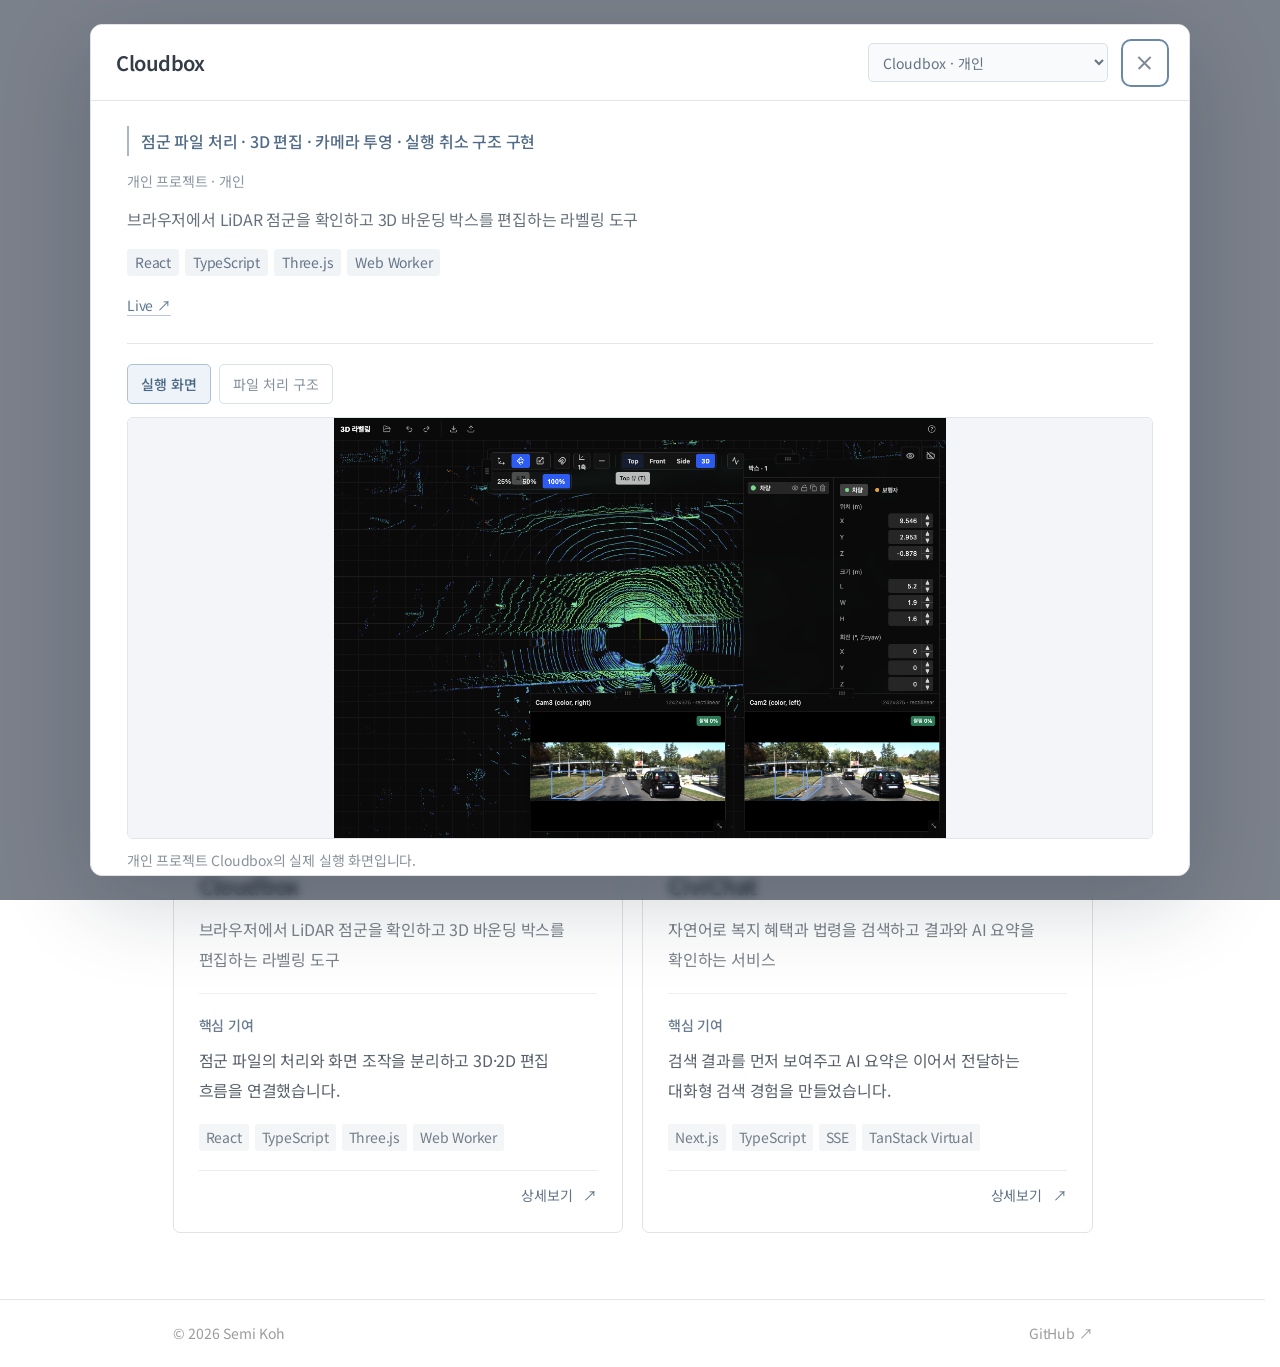
<file: project-cloudbox.html>
<!doctype html><html lang="ko"><head><meta charset="utf-8"><meta name="viewport" content="width=device-width, initial-scale=1"><meta name="description" content="고세미의 프론트엔드 개발 포트폴리오. 렌더링 성능, 복잡한 UI, 오픈소스 기여를 소개합니다."><title>Cloudbox · 고세미</title><link rel="stylesheet" href="style.css?v=20261123-21"><script src="project-route.js?v=20261123-1" data-project="cloudbox" defer></script></head><body><a class="skip" href="#main">본문 바로가기</a><header class="portfolio-back-header"><div class="wrap"><a href="projects.html" aria-label="프로젝트 목록으로 돌아가기"><span aria-hidden="true">←</span> 뒤로가기</a></div></header><main id="main" class="wrap"><article class="project-page project-detail"><header class="project-page-heading"><div class="project-title-row"><h1>Cloudbox</h1><a class="button primary project-demo-button" href="https://cloudbox-plum.vercel.app" target="_blank" rel="noopener noreferrer">Live ↗</a></div><p>브라우저에서 LiDAR 점군을 확인하고, 3D 바운딩 박스를 편집하는 라벨링 도구</p></header><figure class="project-showcase cloudbox"><img src="assets/cloudbox.png" alt="Cloudbox 실행 화면"><figcaption>Cloudbox 실행 화면</figcaption></figure><section class="project-overview"><h2>프로젝트 소개</h2><p>PCD 파일을 브라우저에서 열어 차량과 보행자의 3D 바운딩 박스를 만들고 편집하는 웹 도구입니다. 카메라 이미지와 calibration 정보를 함께 불러오면 3D 박스를 이미지 위에 투영해 확인할 수 있습니다.</p></section><section class="project-cases">
<section class="project-case" id="file-render"><h3>파일을 읽는 작업과 화면을 조작하는 작업을 분리했습니다.</h3>
<div><h4>해결할 문제</h4><p>PCD는 수많은 점의 위치와 강도 정보를 담는 파일입니다. 파일을 열면 헤더를 읽고, 데이터 형식에 맞춰 각 점을 해석한 뒤 3D 장면에 전달해야 합니다. 이 계산을 화면 이벤트와 같은 메인 스레드에서 처리하면 파일을 읽는 작업이 사용자 입력 처리를 지연시킬 수 있습니다.</p><p>또한 파일 파싱을 다른 스레드로 옮기는 것만으로 끝나지는 않습니다. 원본 파일과 파싱한 점 배열을 주고받을 때 데이터를 매번 복사하면, 데이터 크기만큼 전송 비용과 메모리 사용이 늘어납니다.</p></div>
<div><h4>선택한 방법</h4><p>파일을 ArrayBuffer로 읽어 Web Worker에 전달하고, Worker가 점의 위치와 강도를 Float32Array로 생성하도록 했습니다. 입력 버퍼와 결과 배열의 버퍼를 transfer 목록에 넣어, 버퍼를 복제하는 대신 소유권을 넘기도록 했습니다.</p><p>Worker는 요청마다 생성하고 성공·실패·취소 시 종료합니다. 파싱 오류는 응답으로 전달해 로딩 상태와 분리하고, 사용자가 다른 파일을 열 수 있도록 했습니다.</p></div>
<div class="case-flow" aria-label="점군 파일 처리 흐름"><span>PCD 파일 읽기</span><span aria-hidden="true">→</span><span>Worker에서 파싱</span><span aria-hidden="true">→</span><span>버퍼 소유권 전달</span><span aria-hidden="true">→</span><span>3D 장면에 표시</span></div>
<div><h4>파싱 이후의 렌더링도 조절</h4><p>파싱은 CPU 작업이고, 점군을 계속 그리는 것은 별도의 렌더링 작업입니다. 기본 화면은 변경이 있을 때 그리는 demand 모드로 두고, 고해상도 화면에서 렌더링 해상도가 과도하게 커지지 않도록 DPR 상한을 1.5로 설정했습니다.</p><p>표시할 점도 25%·50%·100%로 조절할 수 있게 했습니다. 원본 데이터는 유지하면서 렌더링에 사용할 점만 일정 간격으로 추출해, 좌표계를 바꾸지 않고 표시 부하를 낮출 수 있도록 했습니다. FPS 통계를 켠 경우에만 연속 렌더링 모드로 전환합니다.</p></div>
<div class="case-outcome"><h4>구현 결과와 검증</h4><p>파일 디코딩과 화면 조작의 실행 경로를 분리하고, 기기 상황에 맞춰 표시할 데이터 양을 조절할 수 있는 구조를 만들었습니다. binary·ascii 파싱 결과의 일치, 잘못된 데이터 길이, 미지원 포맷 등의 테스트로 파일 해석 규칙을 확인하도록 했습니다.</p></div>

</section>
<section class="project-case" id="projection"><h3>3D 박스를 사진 위에 표시하려면, 서로 다른 좌표계를 연결해야 했습니다.</h3>
<div><h4>해결할 문제</h4><p>점군만 봐서는 박스가 실제 차량이나 보행자의 어느 부분을 감싸는지 판단하기 어려울 수 있습니다. 이를 카메라 사진과 함께 확인하려면 LiDAR 공간의 3D 위치를 사진 위의 픽셀 위치로 바꿔야 합니다.</p><p>3D 좌표를 이미지 크기에 맞춰 단순히 축소하는 것으로는 맞지 않습니다. 센서와 카메라 사이의 위치·회전, 카메라의 초점거리와 렌즈 왜곡을 함께 반영해야 합니다. 카메라 뒤에 있는 점이나 깊이가 0에 가까운 점을 그대로 계산하면 뒤집힌 좌표나 유효하지 않은 값도 생길 수 있습니다.</p></div>
<div><h4>선택한 방법</h4><p>외부 파라미터로 LiDAR 좌표를 카메라 좌표로 변환하고, 깊이로 나눠 정규화한 뒤 렌즈 왜곡을 적용했습니다. 마지막으로 내부 파라미터를 사용해 픽셀 위치를 구했습니다. 일반 렌즈와 어안 렌즈는 왜곡 모델을 구분했습니다.</p><p>같은 카메라로 여러 점을 처리할 때는 행렬과 파라미터를 미리 준비하는 투영 함수를 만들어 재사용했습니다. 카메라 뒤에 있는 점과 계산 결과가 유한하지 않은 점은 실패 사유를 구분해 반환하고, 입력 행렬과 왜곡 계수도 검증하도록 했습니다.</p></div>
<div class="case-flow" aria-label="카메라 투영 흐름"><span>LiDAR 좌표</span><span aria-hidden="true">→</span><span>카메라 좌표</span><span aria-hidden="true">→</span><span>렌즈 왜곡 적용</span><span aria-hidden="true">→</span><span>이미지 픽셀</span></div>
<div class="case-outcome"><h4>눈으로 맞아 보이는 것 이상으로 확인</h4><p>카메라 이미지에 3D 박스를 겹쳐 보여주고, 편집 결과를 두 화면에서 확인할 수 있도록 했습니다. 투영 계산은 화면 컴포넌트 밖으로 분리했으며, OpenCV로 생성해 저장한 기준값과 결과를 대조하는 골든 테스트를 작성했습니다. 일반 렌즈와 어안 렌즈 모델 모두 기준 좌표와 소수점 셋째 자리 수준으로 비교합니다.</p></div>

</section>
<section class="project-case" id="editing-history"><h3>한 번의 드래그를, 한 번의 실행 취소로 되돌리도록 했습니다.</h3>
<div><h4>해결할 문제</h4><p>박스를 이동하거나 회전하면 드래그 중에도 계속 값이 바뀝니다. 이 중간 상태를 전부 편집 이력에 저장하면, 사용자는 한 번 움직인 박스를 되돌리기 위해 실행 취소를 여러 번 눌러야 합니다.</p><p>반대로 최종 값만 저장하면서 다른 화면은 그 값만 읽게 하면, 드래그 도중 카메라 사진에 표시된 박스가 현재 3D 박스를 따라오지 못합니다. 실시간으로 보이는 상태와 이력에 남길 상태를 나눌 필요가 있었습니다.</p></div>
<div><h4>선택한 방법</h4><p>드래그 중에는 Three.js 객체를 조작하고, 위치·회전·크기를 별도의 미리보기 상태에 전달해 카메라 오버레이가 따라오도록 했습니다. 마우스를 놓을 때 실제 변경이 있었으면 최종 값을 편집 스토어에 한 번 반영하고 미리보기 상태를 지웠습니다.</p><p>회전은 quaternion으로 저장하고, 크기 조작으로 생긴 객체의 scale은 박스 크기에 반영한 뒤 1로 초기화했습니다. 드래그 도중 선택 변경이나 삭제 등으로 컴포넌트가 사라질 때도 미리보기 상태가 남지 않도록 정리했습니다.</p></div>
<div class="case-flow" aria-label="편집 상태 흐름"><span>드래그 시작</span><span aria-hidden="true">→</span><span>3D·2D 미리보기 갱신</span><span aria-hidden="true">→</span><span>종료 시 한 번 저장</span></div>
<div><h4>선택과 도구 변경은 편집 이력에서 제외</h4><p>Zustand와 zundo로 박스 데이터와 순서만 이력에 남겼습니다. 선택한 박스, 이동·회전 모드, 스냅 설정, 표시할 점의 비율 같은 UI 상태는 이력에서 제외하고, 박스 데이터가 바뀌지 않으면 기록을 추가하지 않도록 했습니다.</p></div>
<div class="case-outcome"><h4>구현 결과와 검증</h4><p>드래그 중의 실시간 표시와 실행 취소의 작업 단위를 분리했습니다. 스토어 테스트에는 박스 추가의 undo/redo, 선택 변경 시 이력이 늘어나지 않는 조건, 잠긴 박스의 수정·삭제 제한 등을 포함했습니다. 파일 열기 → 박스 생성 → 실행 취소의 사용자 흐름을 확인하는 E2E도 작성했습니다.</p></div>

</section>
</section><nav class="project-bottom-nav" aria-label="프로젝트 이동"><a href="projects.html">← 전체 프로젝트</a><a href="project-civichat.html">CiviChat 보기 →</a></nav></article></main><footer><div class="wrap"><span>© 2026 Semi Koh</span><a href="https://github.com/semimikoh" target="_blank" rel="noopener noreferrer">GitHub ↗</a></div></footer><script src="script.js"></script></body></html>
</file>
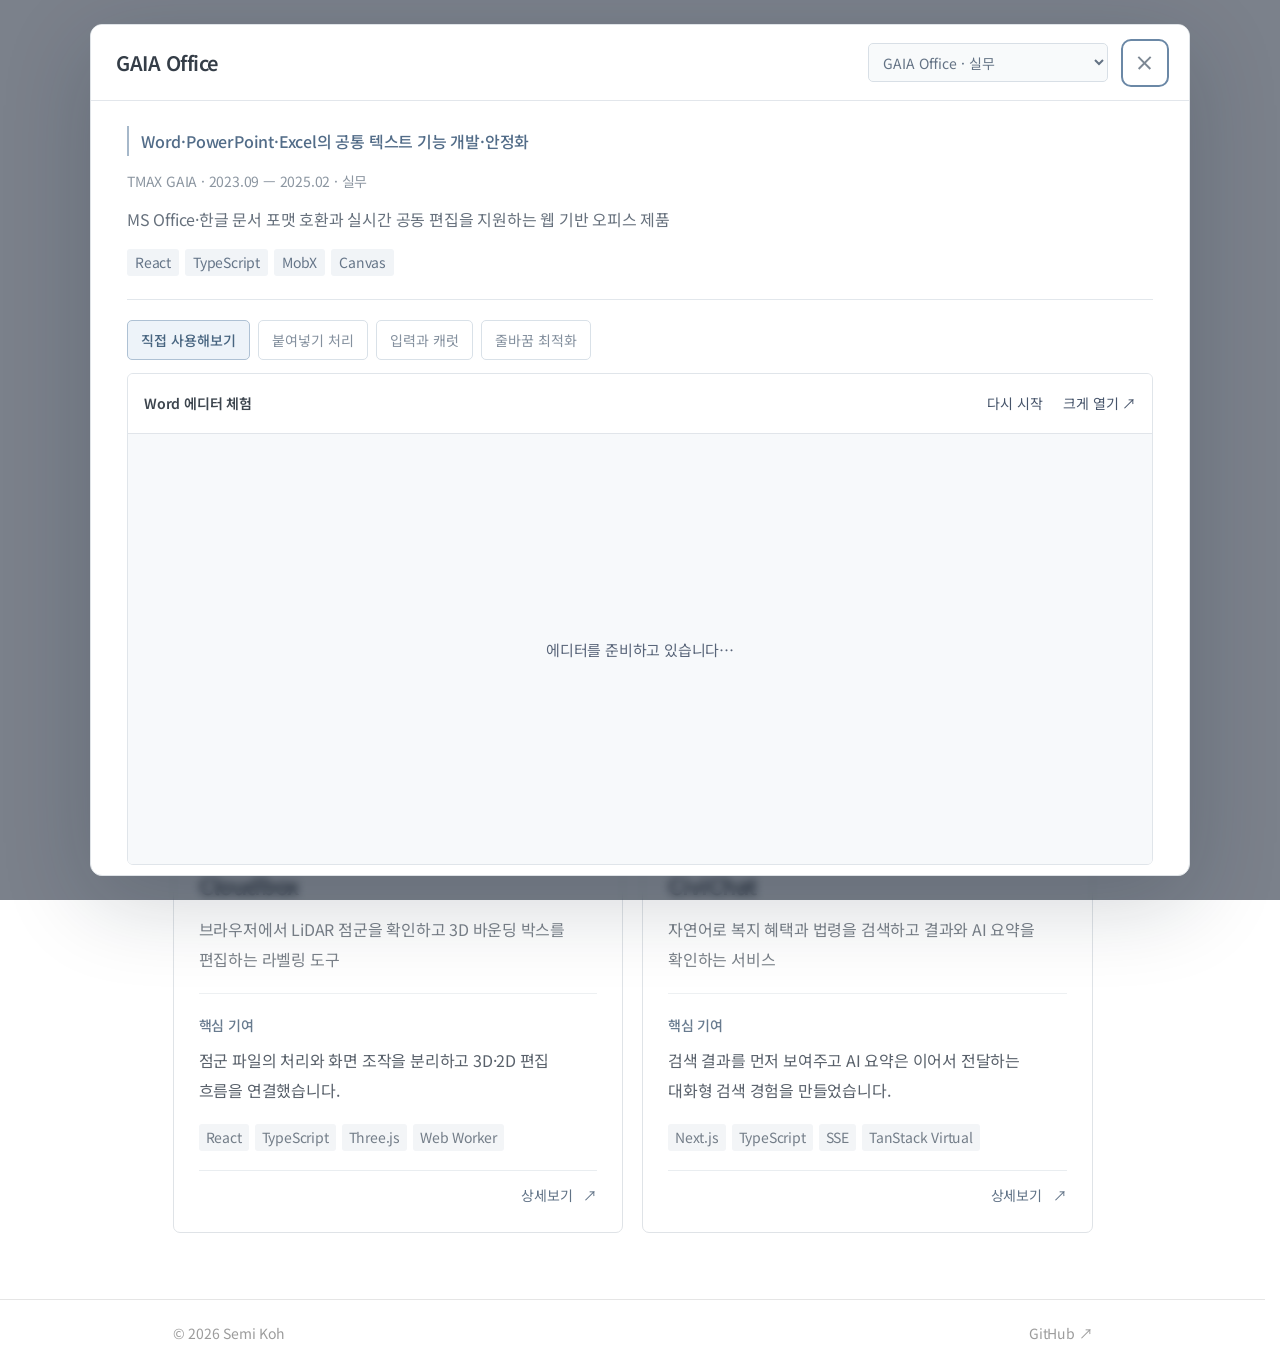
<file: project-gaia-office.html>
<!doctype html>
<html lang="ko"><head><meta charset="utf-8"><meta name="viewport" content="width=device-width, initial-scale=1"><title>GAIA Office · 고세미</title><meta name="description" content="MS Office·한글 문서 포맷 호환과 실시간 공동 편집을 지원하는 웹 기반 오피스 제품 — 고세미가 담당한 프론트엔드 개발과 문제 해결 경험"><link rel="stylesheet" href="style.css?v=20261123-21"><script src="project-route.js?v=20261123-1" data-project="gaia-office" defer></script></head>
<body><a class="skip" href="#main">본문 바로가기</a><header class="portfolio-back-header"><div class="wrap"><a href="projects.html" aria-label="프로젝트 목록으로 돌아가기"><span aria-hidden="true">←</span> 뒤로가기</a></div></header>
<main id="main" class="wrap"><article class="work-detail"><header class="work-detail-heading"><p class="work-company">TMAX GAIA · 2023.09 — 2025.02</p><h1>GAIA Office</h1><p class="work-subtitle">MS Office·한글 문서 포맷 호환과 실시간 공동 편집을 지원하는 웹 기반 오피스 제품</p><p class="work-role">Word · PowerPoint · Excel의 텍스트 공통 기능 개발 및 안정화</p><div class="work-tags" aria-label="주요 사용 기술"><span>React</span><span>TypeScript</span><span>MobX</span><span>Canvas</span><span>Jest · Puppeteer</span></div></header>
<figure class="work-visual"><div class="editor-pipeline" role="group" aria-label="외부 HTML을 에디터 문서 모델로 변환하는 붙여넣기 구조"><div class="diagram-heading"><span>붙여넣기는 HTML을 보여주는 일 이상이었습니다</span><span class="diagram-label">변환 구조</span></div><div class="paste-endpoints"><div><span class="diagram-label">입력</span><h2>외부 HTML</h2><p>Word · Excel · 웹페이지</p><div class="paste-fragments" aria-hidden="true"><span>텍스트 서식</span><span>중첩된 표</span><span>목록 · 이미지</span></div></div><div><span class="diagram-label">출력</span><h2>에디터 문서 모델</h2><p>편집 · 저장 · 공동 편집에 사용할 구조</p><div class="document-tree" aria-hidden="true"><b>문서</b><span>문단 · 스타일</span><span>표 · 셀 · 텍스트</span></div></div></div><div class="paste-process"><span>DOMParser</span><i aria-hidden="true">→</i><span>태그별 변환기</span><i aria-hidden="true">→</i><span>자식 노드 변환 · 후처리</span></div></div><figcaption>외부 HTML을 문서 모델로 바꾸는 붙여넣기 처리의 개념도</figcaption></figure>
<nav class="work-contents" aria-label="주요 경험 바로가기"><a href="#rendering">입력·캐럿 렌더링</a><a href="#layout">텍스트 레이아웃</a><a href="#paste">복사·붙여넣기</a></nav>
<section class="work-case" id="rendering"><h2>React 업데이트 이후 달라진 텍스트와 캐럿의 순서</h2><p>Word·PowerPoint·Excel이 사용하는 공통 텍스트 기능을 담당했습니다. 브라우저 기본 커서만으로 표현할 수 없는 위치와 공동 편집 커서를 직접 렌더링하는 구조였습니다.</p><p>React 17에서 18로 전환한 뒤 입력 중 캐럿이 사라지는 문제가 발생했습니다. 캐럿 위치를 구하려면 텍스트가 먼저 DOM에 반영되어야 했기 때문에, 두 업데이트의 실행 순서를 확인해야 했습니다.</p><p>React 내부 코드와 이벤트 처리 흐름을 분석하고, 텍스트와 캐럿의 렌더링 순서를 조정했습니다. 공동 편집에서는 로컬 입력과 원격 입력의 흐름도 구분했습니다.</p><div class="work-flow" role="group" aria-label="텍스트 입력과 캐럿 표시의 의존 관계"><div class="work-flow-node"><strong>텍스트 입력</strong><span>문서 상태 갱신</span></div><div class="work-flow-node"><strong>텍스트 DOM 반영</strong><span>실제 위치·크기 확인</span></div><div class="work-flow-node"><strong>캐럿 표시</strong><span>입력 위치에 맞춰 렌더링</span></div></div><p class="work-outcome">문제가 나타나는 이벤트 흐름을 추적해 입력과 캐럿 표시를 안정화하고, 분석 내용과 대응 방법을 다른 팀에도 공유했습니다.</p><a class="work-text-link" href="https://colonni.xyz/ko/posts/react-18-cursor-rendering" target="_blank" rel="noopener noreferrer">관련 글 읽기 ↗</a></section><section class="work-case" id="layout"><h2>긴 텍스트의 줄바꿈 지점을 더 적은 탐색으로</h2><p>Word 레이아웃을 직접 구현하면서 한 줄에 들어갈 텍스트의 길이도 계산해야 했습니다. 기존 선형 탐색 방식은 긴 텍스트를 입력할수록 탐색 비용이 커졌습니다.</p><p>Canvas의 measureText로 텍스트 폭을 측정하고, 줄바꿈 위치를 찾는 과정을 이분 탐색 기반의 파라메트릭 서치로 바꾸었습니다. 폰트와 회전 등 달라지는 조건을 반영하기 위해 실시간으로 계산하도록 했습니다.</p><div class="work-stat-pair"><div><span>입력 처리 시간</span><strong>26.53 <small>→</small> 13.41<small>ms</small></strong></div><p>당시 측정한 텍스트 입력 처리 시간이 약 50% 줄었습니다.</p></div><p>회전된 도형에서는 getBoundingClientRect가 외접 사각형을 반환해 캐럿 위치가 어긋나는 문제도 다뤘습니다. 회전 각도와 도형의 기하 정보를 이용해 텍스트 영역의 상대 좌표를 계산했습니다.</p><p class="work-outcome">텍스트 길이와 도형의 회전 조건을 고려하면서, 입력 위치와 캐럿이 일치하도록 레이아웃 계산을 개선했습니다.</p><a class="work-text-link" href="https://colonni.xyz/ko/posts/algorithm-frontend-optimization" target="_blank" rel="noopener noreferrer">관련 글 읽기 ↗</a></section><section class="work-case" id="paste"><h2>복사한 HTML을 편집 가능한 문서 구조로 변환</h2><p>외부에서 복사한 HTML에는 Office 전용 스타일과 표준과 다른 태그 중첩, 표·이미지·목록 등이 섞여 있었습니다. 이 HTML을 화면에 그대로 넣는 대신, 에디터가 편집하고 저장할 수 있는 문서 모델로 바꿔야 했습니다.</p><p>태그별 변환기가 모델 생성, 자식 노드 변환, 후처리 순서를 따르도록 리팩토링했습니다. 공통 흐름은 상위 클래스에 두고, 태그별 처리와 변환기 생성 책임을 분리했습니다.</p><p>복사·붙여넣기의 호환 범위도 검토했습니다. 주요 에디터의 동작을 비교해 같은 문서 유형 사이에서는 스타일과 구조를 더 많이 보존하도록 기획자와 기준을 조율했습니다.</p><p class="work-outcome">중첩된 HTML을 문서 모델로 변환하는 흐름을 구조화하고, 붙여넣기 호환 요구사항을 구현 기준으로 구체화했습니다.</p><a class="work-text-link" href="https://colonni.xyz/ko/posts/editor-paste-domain-logic" target="_blank" rel="noopener noreferrer">관련 글 읽기 ↗</a></section><aside class="work-testing-note"><h2>변경을 확인하는 테스트도 함께 개선</h2><p>Jest 단위·통합 테스트와 Cucumber·Puppeteer 기반 E2E 테스트를 확장했습니다. 사용하지 않는 전역 컨텍스트의 생성을 줄여, 당시 테스트 실행 시간을 <strong>약 63% 단축</strong>하고 메모리 사용량을 <strong>61% 절감</strong>했습니다.</p></aside>
<nav class="project-bottom-nav" aria-label="프로젝트 이동"><a href="projects.html">← 전체 프로젝트</a><a href="project-platform.html">쿠버네티스 관리 플랫폼 보기 →</a></nav>
</article></main><footer><div class="wrap"><span>© 2026 Semi Koh</span><a href="https://github.com/semimikoh" target="_blank" rel="noopener noreferrer">GitHub ↗</a></div></footer></body></html>
</file>
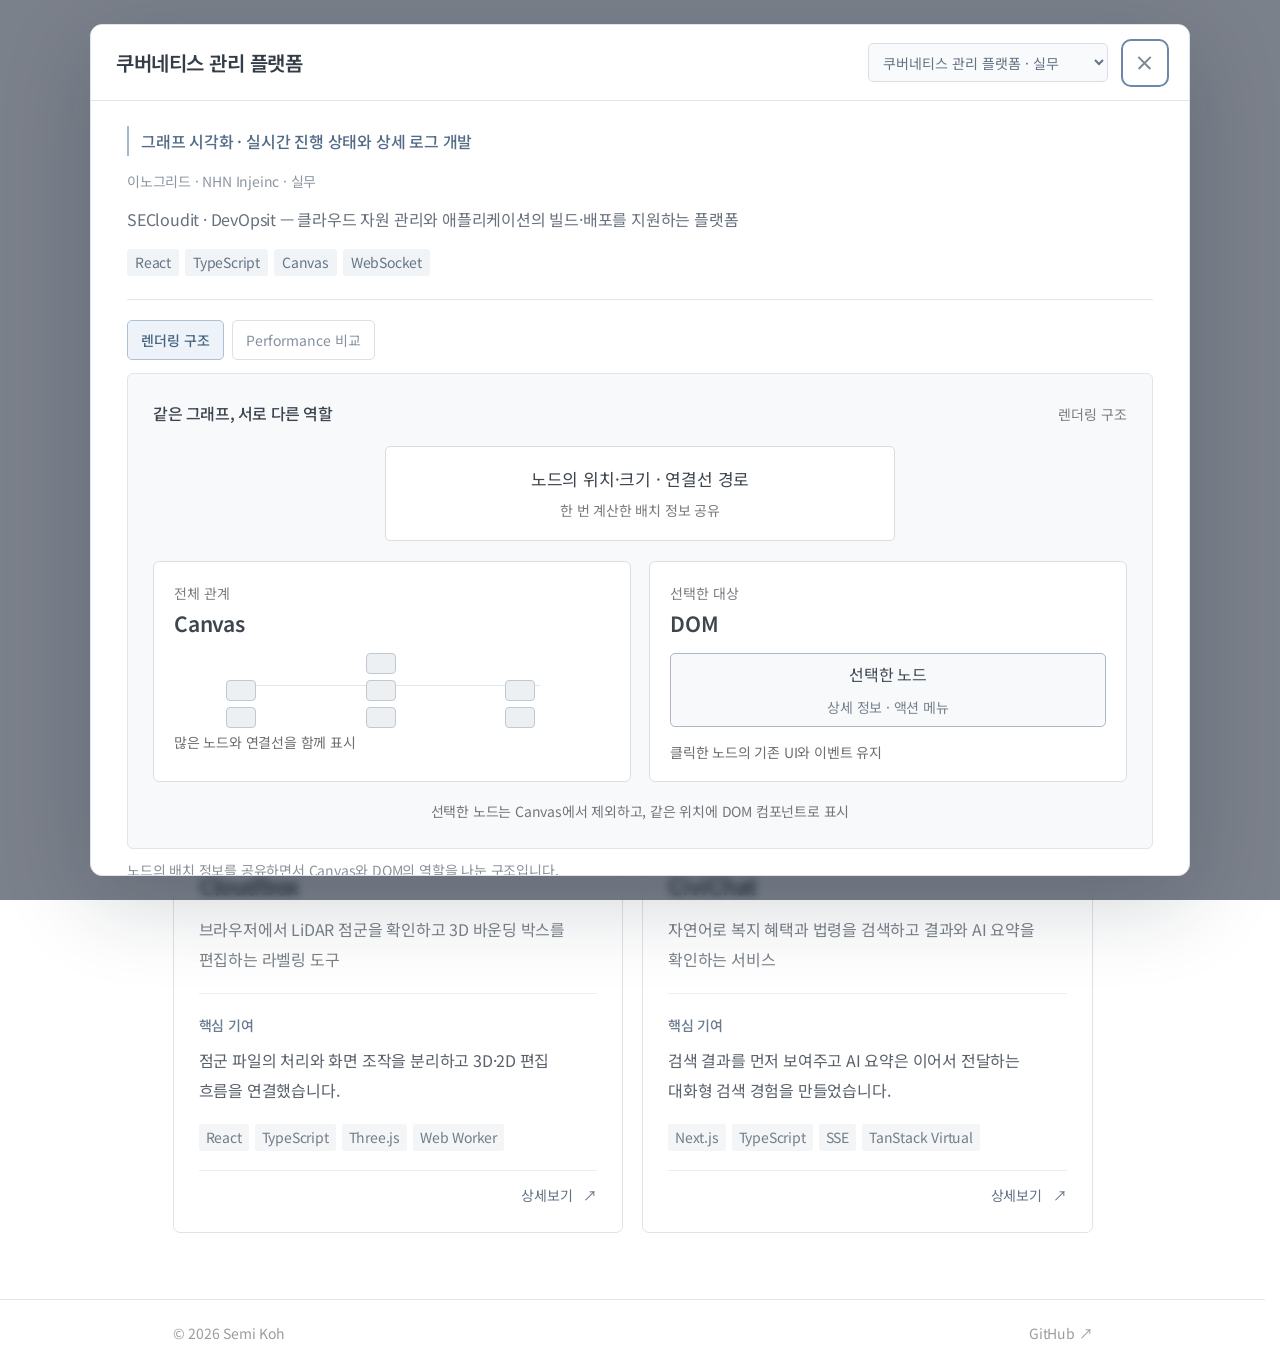
<file: project-platform.html>
<!doctype html>
<html lang="ko"><head><meta charset="utf-8"><meta name="viewport" content="width=device-width, initial-scale=1"><title>쿠버네티스 관리 플랫폼 · 고세미</title><meta name="description" content="SECloudit · DevOpsit — 클라우드 자원 관리와 애플리케이션의 빌드·배포를 지원하는 통합 플랫폼 — 고세미가 담당한 프론트엔드 개발과 문제 해결 경험"><link rel="stylesheet" href="style.css?v=20261123-21"><script src="project-route.js?v=20261123-1" data-project="platform" defer></script></head>
<body><a class="skip" href="#main">본문 바로가기</a><header class="portfolio-back-header"><div class="wrap"><a href="projects.html" aria-label="프로젝트 목록으로 돌아가기"><span aria-hidden="true">←</span> 뒤로가기</a></div></header>
<main id="main" class="wrap"><article class="work-detail"><header class="work-detail-heading"><p class="work-company">이노그리드 · NHN Injeinc</p><h1>쿠버네티스 관리 플랫폼</h1><p class="work-subtitle">SECloudit · DevOpsit — 클라우드 자원 관리와 애플리케이션의 빌드·배포를 지원하는 통합 플랫폼</p><p class="work-role">프론트엔드 개발 · 그래프 시각화, 실시간 상태·로그, 공통 테스트 구조</p><div class="work-tags" aria-label="주요 사용 기술"><span>React</span><span>TypeScript</span><span>Canvas</span><span>WebSocket</span><span>E2E</span></div><div class="work-product-links"><a href="https://www.innogrid.com/product/secloudit" target="_blank" rel="noopener noreferrer">SE클라우드잇 제품 소개 ↗</a><a href="https://www.innogrid.com/product/devopsit" target="_blank" rel="noopener noreferrer">DevOpsit 제품 소개 ↗</a></div></header>
<figure class="work-visual"><div class="render-diagram" role="group" aria-label="같은 그래프 배치 정보를 Canvas와 선택한 DOM 노드가 공유하는 구조"><div class="diagram-heading"><span>같은 그래프, 서로 다른 역할</span><span class="diagram-label">렌더링 구조</span></div><div class="layout-source">노드의 위치·크기 · 연결선 경로<span>한 번 계산한 배치 정보 공유</span></div><div class="render-branches"><div class="render-branch"><span class="diagram-label">전체 관계</span><h2>Canvas</h2><div class="mini-graph" aria-hidden="true"><i></i><i></i><i></i><i></i><i></i><i></i><i></i></div><p>많은 노드와 연결선을 함께 표시</p></div><div class="render-branch selected-branch"><span class="diagram-label">선택한 대상</span><h2>DOM</h2><div class="node-focus" aria-hidden="true"><span>선택한 노드</span><b>상세 정보 · 액션 메뉴</b></div><p>클릭한 노드의 기존 UI와 이벤트 유지</p></div></div><p class="diagram-footnote">선택한 노드는 Canvas에서 제외하고, 같은 위치에 DOM 컴포넌트로 표시</p></div><figcaption>그래프 렌더링의 역할을 설명한 구조도</figcaption></figure>
<nav class="work-contents" aria-label="주요 경험 바로가기"><a href="#graph">그래프 렌더링</a><a href="#streaming">실시간 상태·로그</a><a href="#testing">E2E 구조</a></nav>
<section class="work-case" id="graph"><h2>전체 관계는 Canvas로, 선택한 노드는 DOM으로</h2><p>클라우드 리소스의 상태와 연결 관계를 그래프로 보여주는 화면을 개발했습니다. 노드마다 이름·아이콘·상태·메뉴가 있었고, 수가 늘면서 확대·축소와 이동 시 반응이 느려졌습니다.</p><p>전체 관계를 보는 일과 개별 노드를 조작하는 일을 나누었습니다. 노드 수와 줌 배율에 따라 Canvas와 DOM을 전환하고, 기존에 계산한 위치·크기·연결선 경로를 두 방식에서 공유했습니다.</p><p>Canvas에서는 클릭 좌표가 들어가는 노드를 직접 찾는 hit-test를 구현했습니다. 선택한 노드는 Canvas에서 제외하고 같은 위치에 기존 React 컴포넌트로 표시해, 액션 메뉴를 계속 사용할 수 있도록 했습니다. DOM으로 유지할 노드는 최근 선택 순서에 따라 최대 12개로 제한했습니다.</p>
<div class="work-evidence"><div class="evidence-title"><h3>같은 줌 동작의 Scripting 비교</h3><span>합성 리소스 250개</span></div><div class="work-comparison"><div><span>DOM 경로</span><strong>5,036<small>ms</small></strong><img src="assets/platform/dom-summary.png" alt="DOM 경로의 Performance Summary: Scripting 5,036ms" loading="lazy"></div><div><span>Canvas 경로</span><strong>344<small>ms</small></strong><img src="assets/platform/canvas-summary.png" alt="Canvas 경로의 Performance Summary: Scripting 344ms" loading="lazy"></div></div><p>같은 데이터와 줌 반복 동작에서 두 렌더링 경로를 고정해 비교한 기록입니다. 측정 조건과 분석은 관련 글에 정리했습니다.</p></div><p class="work-outcome">많은 리소스의 전체 관계를 표시하면서도, 선택한 노드에서는 기존 메뉴와 상호작용을 유지했습니다.</p><a class="work-text-link" href="https://colonni.xyz/ko/posts/dom-canvas-hybrid-rendering" target="_blank" rel="noopener noreferrer">관련 글 읽기 ↗</a></section><section class="work-case" id="streaming"><h2>진행 상황과 상세 로그를 한 연결에서 수신</h2><p>앱의 빌드·배포 진행 상황을 확인하면서, 선택한 단계의 상세 로그도 함께 볼 수 있어야 했습니다. 전체 진행 상태와 단계별 로그는 서로 다른 데이터지만 같은 화면에서 이어서 확인하는 정보였습니다.</p><div class="work-flow" role="group" aria-label="실시간 상태와 로그 수신 구조"><div class="work-flow-node"><strong>하나의 WebSocket</strong><span>상태·로그 스트림 수신</span></div><div class="work-flow-node"><strong>subscriptionId</strong><span>데이터별 구독 구분</span></div><div class="work-flow-node"><strong>진행 상황 · 상세 로그</strong><span>선택한 단계에 맞춰 표시</span></div></div><p>진행 상태와 로그를 하나의 WebSocket 연결에서 수신하도록 구성했습니다. subscriptionId로 데이터를 구분하고, 선택한 단계가 바뀌면 로그 구독을 전환했습니다.</p><p>예기치 않은 연결 종료 시 자동으로 재연결하고 활성 구독을 복원해, 기존에 확인하던 진행 상태와 로그를 다시 수신하도록 했습니다.</p><p class="work-outcome">사용자가 단계별 로그를 바꿔 보거나 연결이 끊겼다가 복구된 뒤에도 조회 흐름을 이어갈 수 있도록 구성했습니다.</p></section><section class="work-case" id="testing"><h2>페이지마다 반복되던 테스트를 조합하는 구조로</h2><p>목록 페이지마다 같은 시나리오를 다시 작성하고, testId 문자열이 여러 테스트 파일에 흩어져 있었습니다. 공통 UI가 바뀔 때마다 여러 페이지의 테스트를 함께 수정해야 했습니다.</p><div class="work-flow" role="group" aria-label="E2E 테스트의 책임 분리"><div class="work-flow-node"><strong>컴포넌트</strong><span>UI 동작 · 셀렉터 캡슐화</span></div><div class="work-flow-node"><strong>공통 스텝</strong><span>여러 페이지의 반복 행위</span></div><div class="work-flow-node"><strong>페이지</strong><span>컴포넌트 조합 · 고유 동작</span></div></div><p>공통 UI를 컴포넌트 클래스로 나누고 testId와 셀렉터를 내부에 모았습니다. 목록 페이지에서 반복되는 행위는 도메인에 의존하지 않는 공통 스텝으로 분리했습니다.</p><p class="work-outcome">새 목록 페이지의 테스트를 기존 스텝 조합으로 구성할 수 있도록 하고, 공통 UI 변경을 컴포넌트 안에서 다룰 수 있게 했습니다.</p></section>
<nav class="project-bottom-nav" aria-label="프로젝트 이동"><a href="projects.html">← 전체 프로젝트</a><a href="project-ticketlink.html">TicketLink 보기 →</a></nav>
</article></main><footer><div class="wrap"><span>© 2026 Semi Koh</span><a href="https://github.com/semimikoh" target="_blank" rel="noopener noreferrer">GitHub ↗</a></div></footer></body></html>
</file>
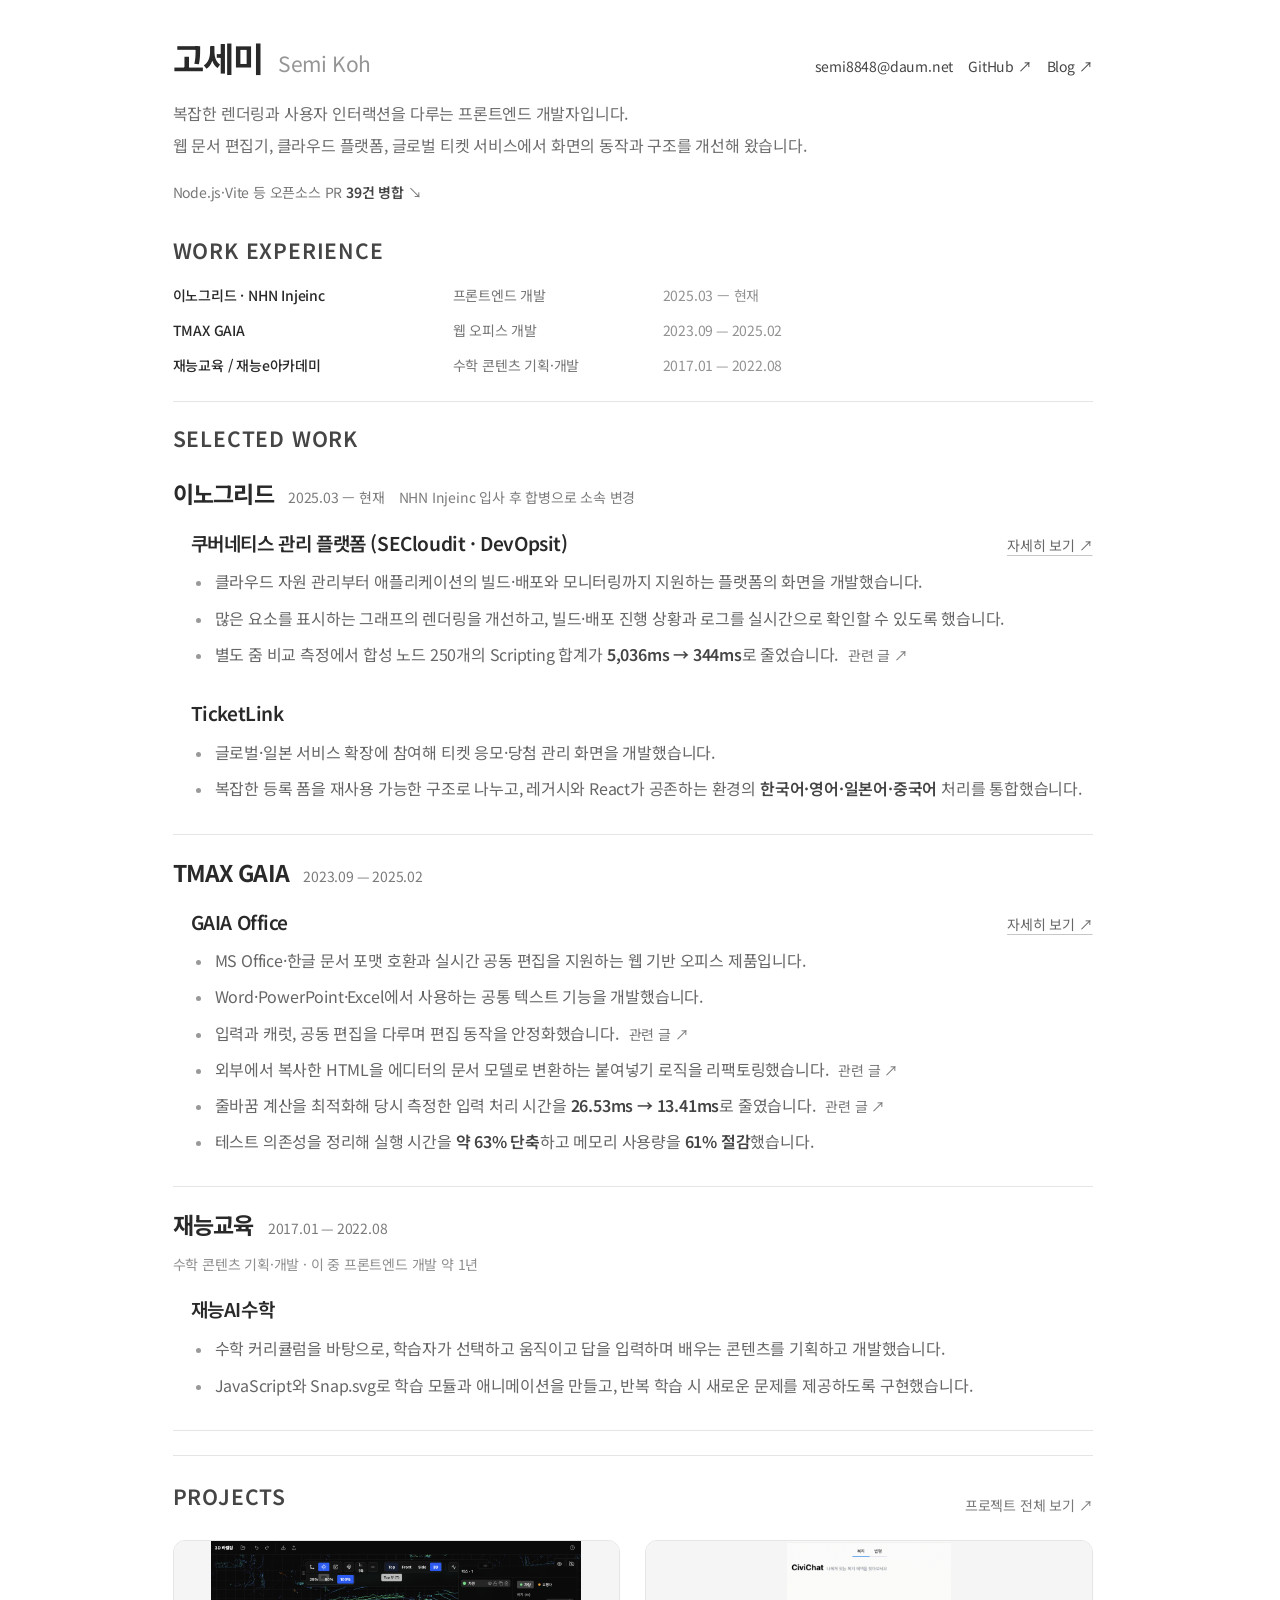
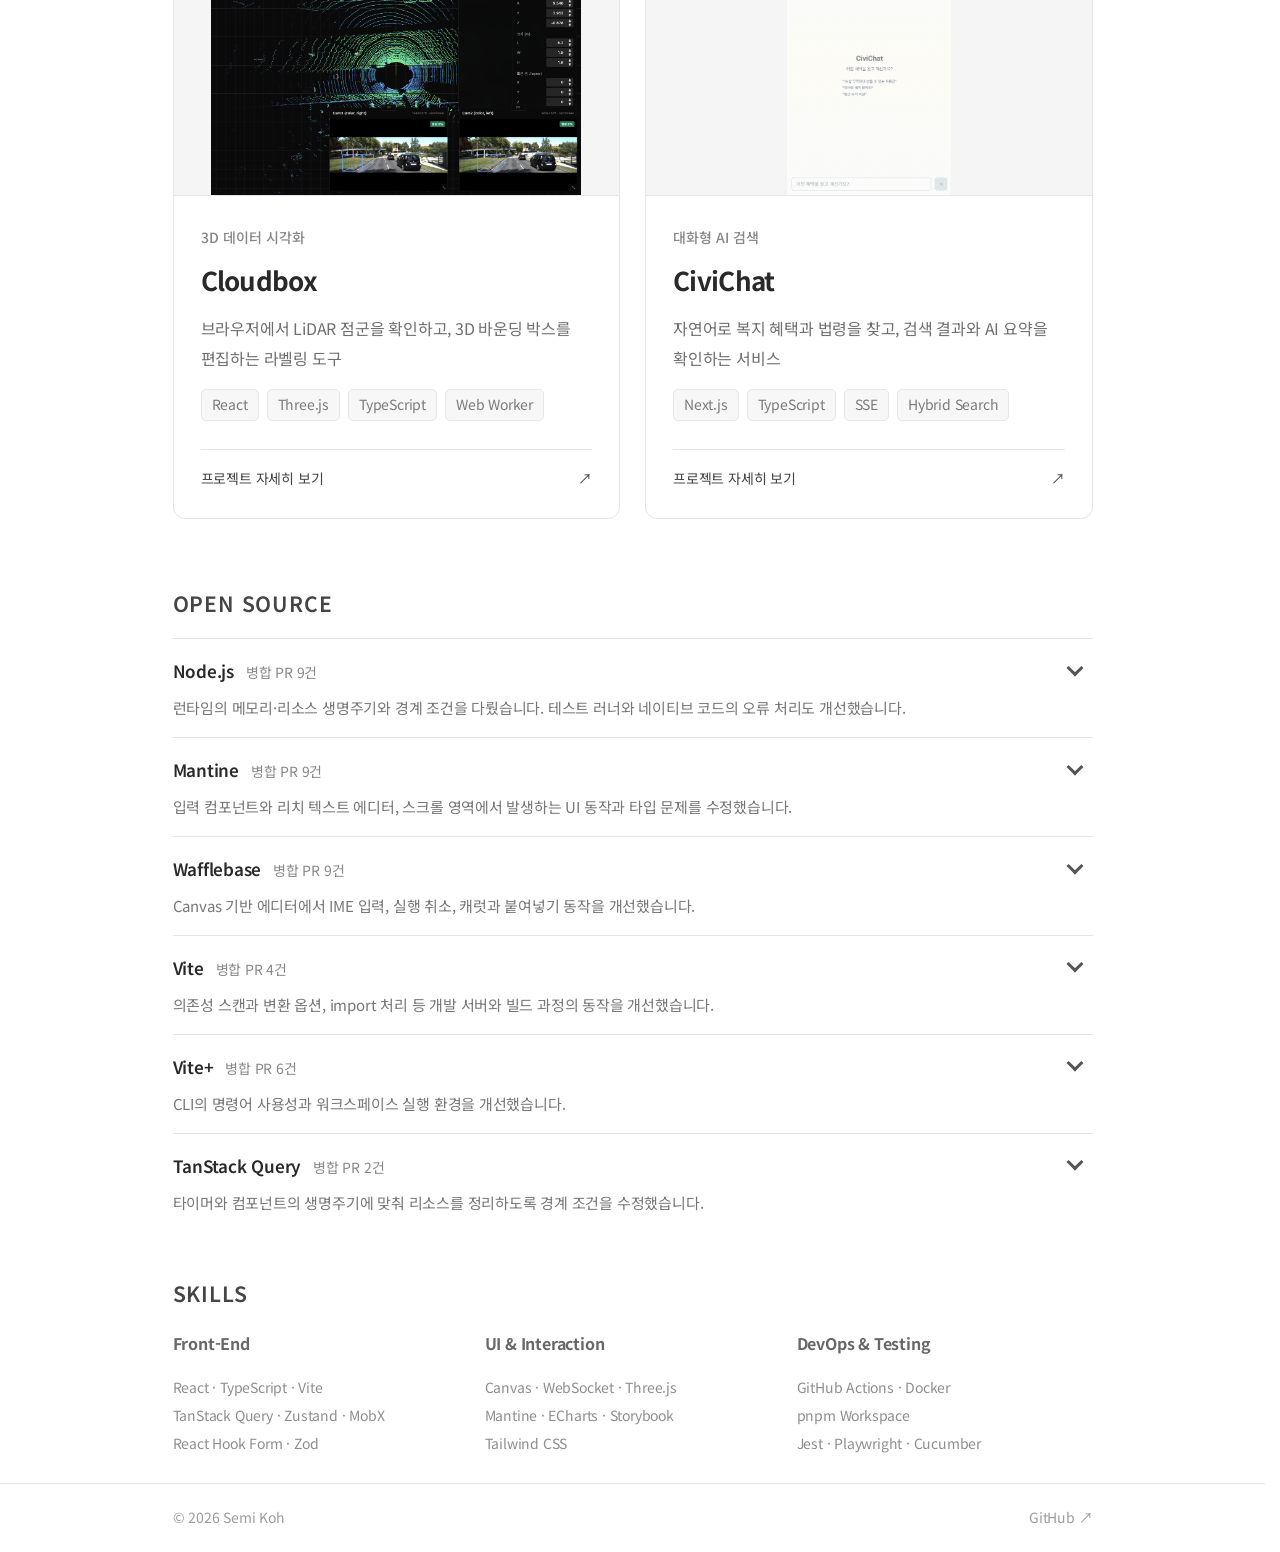
<file: project-ticketlink.html>
<!doctype html><html lang="ko"><head><meta charset="utf-8"><meta name="viewport" content="width=device-width, initial-scale=1"><meta http-equiv="refresh" content="0;url=index.html#ticketlink"><title>TicketLink 경력 · 고세미</title></head><body><a href="index.html#ticketlink">TicketLink 경력 요약 보기</a></body></html>
</file>
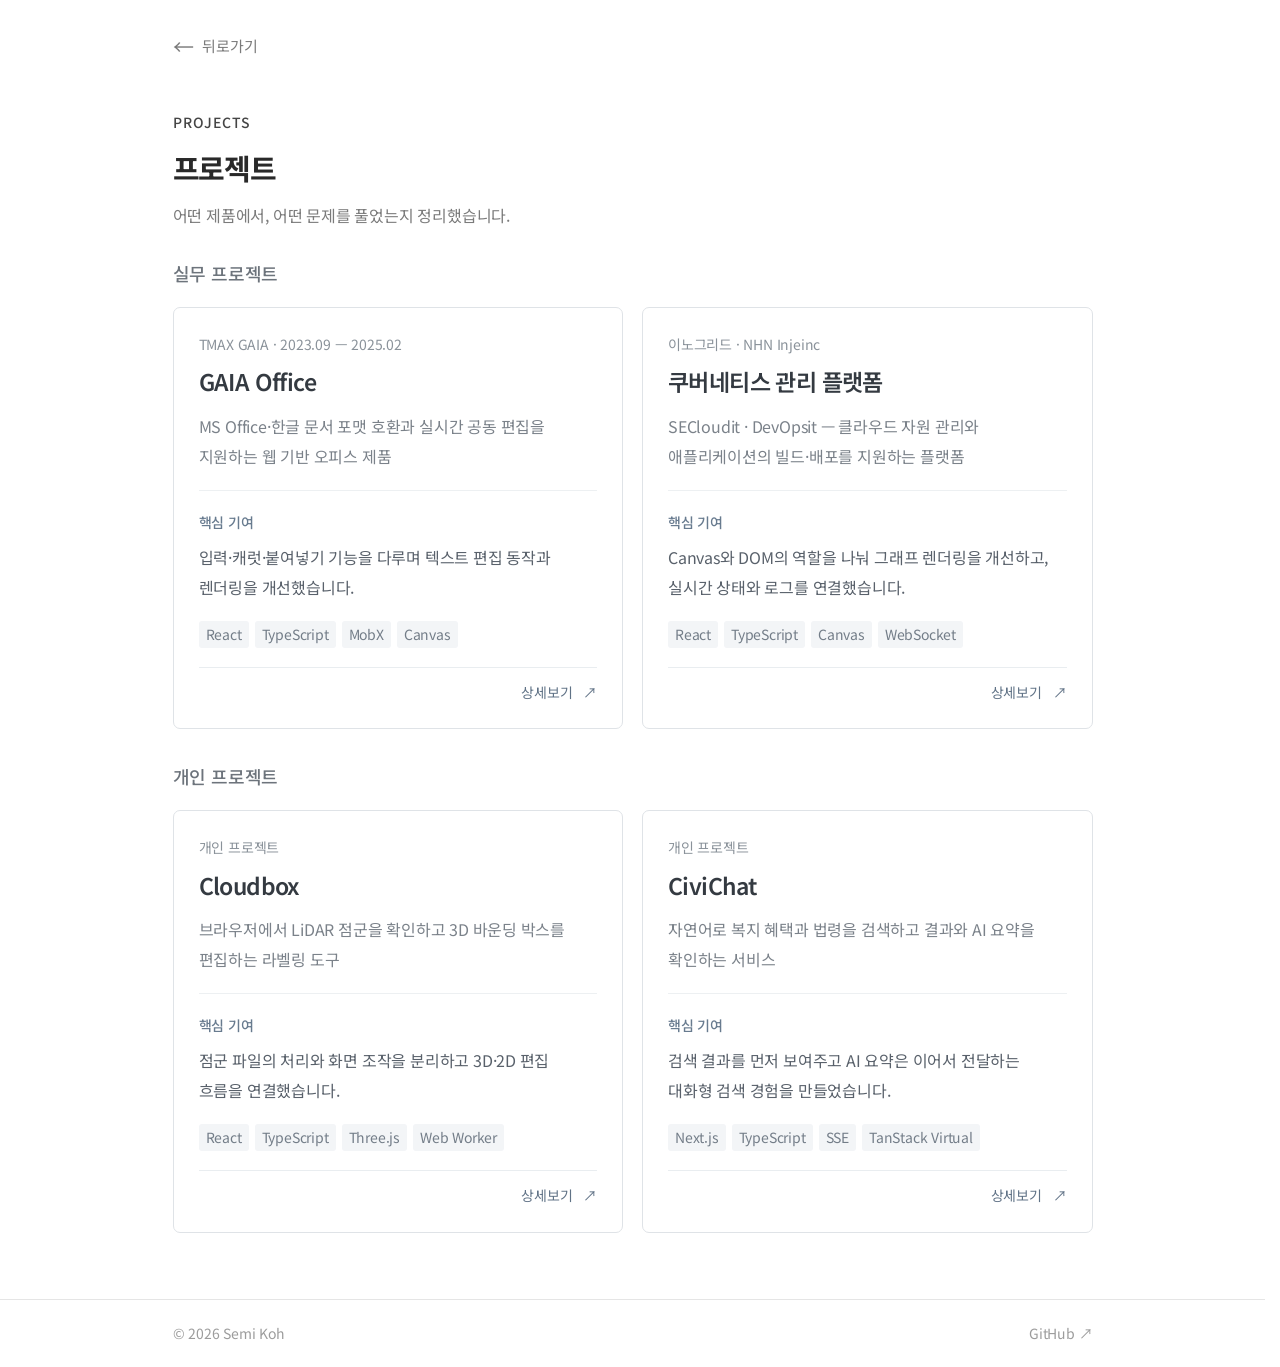
<file: projects.html>
<!doctype html><html lang="ko"><head><meta charset="utf-8"><meta name="viewport" content="width=device-width, initial-scale=1"><title>프로젝트 · 고세미</title><meta name="description" content="고세미의 실무·개인 프로젝트. 담당한 역할과 기술적 판단, 구현 결과를 소개합니다."><link rel="stylesheet" href="style.css?v=20261123-22"><link rel="stylesheet" href="project-modal.css?v=20261127-3"><script src="project-content.js?v=20261127-3" defer></script><script src="project-modal.js?v=20261127-3" defer></script></head><body><a class="skip" href="#main">본문 바로가기</a><header class="portfolio-back-header"><div class="wrap"><a href="index.html" aria-label="포트폴리오로 돌아가기"><span aria-hidden="true">←</span> 뒤로가기</a></div></header><main id="main" class="wrap pm-list-page"><section class="projects-heading"><p class="project-kicker">PROJECTS</p><h1>프로젝트</h1><p>어떤 제품에서, 어떤 문제를 풀었는지 정리했습니다.</p></section><section class="pm-list-section"><h2>실무 프로젝트</h2><div class="pm-card-grid"><a class="pm-project-card" id="project-gaia-office" href="project-gaia-office.html" data-project="gaia-office" aria-haspopup="dialog"><span class="pm-card-company">TMAX GAIA · 2023.09 — 2025.02</span><h3>GAIA Office</h3><p class="pm-card-intro">MS Office·한글 문서 포맷 호환과 실시간 공동 편집을 지원하는 웹 기반 오피스 제품</p><div class="pm-card-contribution"><span>핵심 기여</span><p>입력·캐럿·붙여넣기 기능을 다루며 텍스트 편집 동작과 렌더링을 개선했습니다.</p></div><div class="pm-card-tags"><span>React</span><span>TypeScript</span><span>MobX</span><span>Canvas</span></div><span class="pm-card-open">상세보기 <span aria-hidden="true">↗</span></span></a><a class="pm-project-card" id="project-platform" href="project-platform.html" data-project="platform" aria-haspopup="dialog"><span class="pm-card-company">이노그리드 · NHN Injeinc</span><h3>쿠버네티스 관리 플랫폼</h3><p class="pm-card-intro">SECloudit · DevOpsit — 클라우드 자원 관리와 애플리케이션의 빌드·배포를 지원하는 플랫폼</p><div class="pm-card-contribution"><span>핵심 기여</span><p>Canvas와 DOM의 역할을 나눠 그래프 렌더링을 개선하고, 실시간 상태와 로그를 연결했습니다.</p></div><div class="pm-card-tags"><span>React</span><span>TypeScript</span><span>Canvas</span><span>WebSocket</span></div><span class="pm-card-open">상세보기 <span aria-hidden="true">↗</span></span></a></div></section><section class="pm-list-section"><h2>개인 프로젝트</h2><div class="pm-card-grid"><a class="pm-project-card" id="project-cloudbox" href="project-cloudbox.html" data-project="cloudbox" aria-haspopup="dialog"><span class="pm-card-company">개인 프로젝트</span><h3>Cloudbox</h3><p class="pm-card-intro">브라우저에서 LiDAR 점군을 확인하고 3D 바운딩 박스를 편집하는 라벨링 도구</p><div class="pm-card-contribution"><span>핵심 기여</span><p>점군 파일의 처리와 화면 조작을 분리하고 3D·2D 편집 흐름을 연결했습니다.</p></div><div class="pm-card-tags"><span>React</span><span>TypeScript</span><span>Three.js</span><span>Web Worker</span></div><span class="pm-card-open">상세보기 <span aria-hidden="true">↗</span></span></a><a class="pm-project-card" id="project-civichat" href="project-civichat.html" data-project="civichat" aria-haspopup="dialog"><span class="pm-card-company">개인 프로젝트</span><h3>CiviChat</h3><p class="pm-card-intro">자연어로 복지 혜택과 법령을 검색하고 결과와 AI 요약을 확인하는 서비스</p><div class="pm-card-contribution"><span>핵심 기여</span><p>검색 결과를 먼저 보여주고 AI 요약은 이어서 전달하는 대화형 검색 경험을 만들었습니다.</p></div><div class="pm-card-tags"><span>Next.js</span><span>TypeScript</span><span>SSE</span><span>TanStack Virtual</span></div><span class="pm-card-open">상세보기 <span aria-hidden="true">↗</span></span></a></div></section></main><footer><div class="wrap"><span>© 2026 Semi Koh</span><a href="https://github.com/semimikoh" target="_blank" rel="noopener noreferrer">GitHub ↗</a></div></footer></body></html>
</file>
<file: style.css>
@import url('https://fonts.googleapis.com/css2?family=Noto+Sans+KR:wght@400;500;600;700&display=swap');
:root{--accent:#6c6c6c;--ink:#2c2c2c;--muted:#808080;--line:#e3e3e3;--surface:#f7f7f7}*{box-sizing:border-box}html{scroll-behavior:smooth;scroll-padding-top:80px}body{margin:0;background:#ffffff;color:var(--ink);font:16px/1.95 'Noto Sans KR',sans-serif;word-break:keep-all}a{color:inherit;text-decoration:none}a:hover{color:var(--accent)}a:focus-visible,button:focus-visible{outline:2px solid var(--accent);outline-offset:5px}::selection{background:#e9e9e9}.wrap{max-width:880px;margin:auto;padding:0 34px}.header{border-bottom:1px solid var(--line)}.header .wrap{height:53px;display:flex;align-items:center;justify-content:space-between;font-size:14px;color:var(--muted)}.header .section-name{font-size:14px;letter-spacing:1.6px;color:var(--accent);font-weight:700}.profile{padding:40px 0 75px;display:grid;grid-template-columns:205px 1fr;gap:30px}.profile-mark{height:205px;border:1.5px solid var(--accent);border-radius:50%;background:#f7f7f7;display:flex;align-items:center;justify-content:center;font:400 92px/1 Georgia,serif;color:#555555}.profile-mark span{color:#a8a8a8}h1{font-size:32px;line-height:1.5;letter-spacing:-1.2px;margin:0 0 4px}p{margin:0 0 20px}.subtitle{color:var(--muted);margin-bottom:16px}.profile-text{font-size:16px;line-height:2.05}.profile-text p{margin-bottom:24px}.profile-links{display:flex;gap:11px;flex-wrap:wrap;font-size:14px;color:var(--accent);margin-top:30px}.profile-links span{color:var(--line)}.home-links{display:grid;grid-template-columns:repeat(3,1fr);gap:20px;margin:8px 0 55px}.home-links>a{border:1px solid var(--line);border-radius:10px;padding:21px 20px;transition:border-color .15s}.home-links>a:hover{border-color:var(--accent)}.home-links h2{font-size:16px;margin:0 0 9px}.home-links p{font-size:14px;color:var(--muted);line-height:1.9;margin:0 0 17px}.keywords{font-size:14px;color:var(--accent);line-height:1.8}.education{padding-bottom:20px}.education h2{font-size:18px;color:var(--accent);border-bottom:1px solid var(--line);padding-bottom:7px}.education h3{font-size:16px;margin:5px 0}.education p{font-size:14px}.date{color:var(--muted);font-size:14px}.page-intro{padding:48px 0 0}.page-intro h1{font-size:23px;letter-spacing:-.7px;color:var(--accent);border-bottom:1px solid var(--line);padding-bottom:5px;margin:0 0 23px}.page-intro p{color:var(--muted);font-size:14px}.career{padding:26px 0 34px;border-bottom:1px solid var(--line)}.career:last-child{border-bottom:0}.career h2{font-size:17px;line-height:1.6;margin:0 0 4px}.career .date{display:inline-block;margin:0 0 7px}.role{font-size:14px;color:var(--muted);margin:0 0 14px}.role br{display:none}.tags{display:flex;flex-wrap:wrap;gap:8px;margin:13px 0 19px}.tag{color:var(--accent);border:1px solid #dbdbdb;border-radius:14px;padding:0 10px;font-size:14px;line-height:1.7}.case{margin:25px 0}.case:last-child{margin-bottom:0}.case h3{font-size:16px;margin:0 0 9px;line-height:1.7}.case p{font-size:14px;margin:6px 0;line-height:1.95}.case b{color:var(--accent);font-size:14px;margin-right:6px}.case b:after{content:':';margin-left:2px}.case a{color:var(--accent);font-size:14px;text-decoration:underline;text-underline-offset:4px}.project{margin:38px 0 60px}.project-top{display:grid;grid-template-columns:1fr 1fr;gap:40px;align-items:start}.project-visual{min-height:250px;display:flex;align-items:center;justify-content:center;background:#f6f6f6;padding:16px}.project-visual img{width:100%;display:block}.project-visual.phone{background:white}.project-visual.phone img{width:auto;max-width:100%;max-height:480px;border:1px solid var(--line);border-radius:18px}.eyebrow{font-size:14px;letter-spacing:1.2px;color:var(--muted)}.project-copy h2{font-size:24px;margin:7px 0 14px;letter-spacing:-.7px}.project-copy p{font-size:14px;line-height:2}.actions{display:flex;gap:10px;margin:20px 0}.button{display:inline-block;border:1px solid var(--accent);color:var(--accent);border-radius:22px;padding:6px 15px;font-size:14px}.button.primary{background:var(--accent);color:white}.project-stories{margin-top:35px}.detail>div{margin:28px 0}.detail h3{font-size:18px;line-height:1.7;margin:0 0 13px}.detail p{font-size:14px;line-height:2}.oss-row{display:grid;grid-template-columns:125px 1fr 20px;gap:20px;border-bottom:1px solid var(--line);padding:24px 0}.oss-row h3{font-size:16px;margin:0 0 5px}.oss-row p{font-size:14px;color:#686868;margin:0}.repo{font-size:14px;color:var(--accent);font-weight:600}.pr{font-size:14px;color:var(--muted)}.section{margin-bottom:35px}.about-grid{display:grid;grid-template-columns:120px 1fr;gap:24px;margin:0 0 40px}.about-grid h2{font-size:14px;margin:0;padding-top:3px;text-align:right}.about-grid p{font-size:14px;line-height:2.1;margin:0 0 23px}.small-link{color:var(--accent);font-size:14px}.section>.eyebrow{color:var(--accent)}.section>h2{font-size:18px}.stack{display:grid;grid-template-columns:repeat(3,1fr);gap:22px}.stack h3{font-size:14px}.stack p{font-size:14px;color:var(--muted)}.contact{border-top:1px solid var(--line);padding-top:25px;margin-top:25px;display:flex;align-items:center;justify-content:space-between;gap:20px}.contact h2{font-size:16px;margin:5px 0}.contact p{font-size:14px;color:var(--muted)}footer{margin:55px 0 0;padding:20px 0;border-top:1px solid var(--line);font-size:14px;color:var(--muted)}footer .wrap{display:flex;justify-content:space-between}.skip{position:absolute;top:-100px}.skip:focus{top:0;background:white;z-index:30}.filter{display:none}@media(max-width:700px){.wrap{padding:0 24px}.profile{grid-template-columns:1fr;padding:30px 0 40px;gap:23px}.profile-mark{width:110px;height:110px;font-size:52px}.profile h1{font-size:29px}.home-links{grid-template-columns:repeat(2,1fr);gap:12px}.home-links>a{padding:18px}.profile-text{font-size:14px}.project-top{grid-template-columns:1fr;gap:22px}.project-visual.phone img{max-height:400px}.about-grid{grid-template-columns:1fr;gap:7px;margin-bottom:25px}.about-grid h2{text-align:left;color:var(--accent);font-size:16px}.stack{grid-template-columns:1fr;gap:0}.oss-row{grid-template-columns:85px 1fr 12px;gap:10px}.contact{flex-direction:column;align-items:start}.page-intro{padding-top:30px}}

.section-title{font-size:22px!important;letter-spacing:-.5px;color:var(--accent);border-bottom:1px solid var(--line);padding-bottom:5px;margin:40px 0 18px}.experience-oss{margin-top:45px}.home-links .keywords{font-size:14px}.project-stories .detail{margin-top:28px}

/* Shared header: same green accent, borders and spacing as the document. */
.site-header{background:#ffffff;border-bottom:1px solid var(--line)}
.site-header>.wrap{min-height:82px;display:flex;justify-content:space-between;align-items:center;gap:24px}
.site-name{display:inline-flex;align-items:baseline;gap:1px;font-size:20px;font-weight:700;letter-spacing:-.7px;color:var(--ink)}
.site-name span{color:var(--accent)}
.site-header nav{display:flex;align-items:center;gap:8px}
.site-header nav a{display:inline-flex;justify-content:center;align-items:center;min-height:38px;padding:6px 17px;border:1px solid var(--line);border-radius:7px;background:#ffffff;font-size:14px;font-weight:500;line-height:1.6;color:#636363;transition:color .15s,background-color .15s,border-color .15s}
.site-header nav a:hover{color:var(--accent);background:var(--surface);border-color:#cbcbcb}
.site-header nav a[aria-current="page"]{background:var(--accent);border-color:var(--accent);color:#ffffff;font-weight:600}
.site-header nav a:focus-visible{outline:2px solid var(--accent);outline-offset:3px}
.home-links>a:focus-visible{outline:2px solid var(--accent);outline-offset:3px}
@media(max-width:450px){.site-header>.wrap{min-height:74px;gap:12px}.site-name{font-size:18px}.site-header nav{gap:6px}.site-header nav a{min-height:36px;padding:6px 10px;font-size:14px}}
@media(prefers-reduced-motion:reduce){html{scroll-behavior:auto}.site-header nav a{transition:none}}

.site-header>.wrap{justify-content:center;min-height:92px}
.site-header nav{justify-content:center;gap:16px}
.site-header nav a{min-height:46px;padding:10px 27px;font-size:16px}
@media(max-width:450px){.site-header>.wrap{min-height:82px}.site-header nav{gap:10px}.site-header nav a{min-height:44px;padding:9px 19px;font-size:16px}}

.home-links{grid-template-columns:repeat(2,minmax(0,1fr))}
@media(max-width:450px){.home-links{grid-template-columns:1fr}}

/* Project index and vertical case studies */
.projects-heading{padding:48px 0 34px}.project-kicker{font-size:14px;letter-spacing:1px;color:var(--accent);margin:0 0 10px;font-weight:500}.projects-heading h1{font-size:29px;margin:0 0 10px}.projects-heading>p:last-child{font-size:16px;color:var(--muted);margin:0}.project-grid{display:grid;grid-template-columns:repeat(2,minmax(0,1fr));gap:24px}.project-card{display:block;border:1px solid var(--line);border-radius:10px;overflow:hidden;color:var(--ink);transition:border-color .15s}.project-card:hover{color:var(--ink);border-color:var(--accent)}.project-card:focus-visible{outline:2px solid var(--accent);outline-offset:4px}.project-card-cover{height:225px;overflow:hidden;background:var(--surface);display:flex;align-items:center;justify-content:center;border-bottom:1px solid var(--line)}.project-card-cover img{width:100%;height:100%;object-fit:contain}.project-card-cover.civichat{background:#f6f6f6}.project-card-body{padding:24px}.project-card-body h2{font-size:23px;line-height:1.5;margin:5px 0 12px;letter-spacing:-.7px}.project-card-body>p{font-size:14px;color:#6f6f6f;min-height:76px;line-height:1.9;margin-bottom:16px}.project-card-body .tags{min-height:40px;margin:0 0 20px;align-content:start}.project-card-link{display:flex;justify-content:space-between;color:var(--accent);font-size:14px;border-top:1px solid var(--line);padding-top:15px}.back-link{display:inline-block;font-size:14px;color:var(--muted);margin:32px 0 24px}.project-page-heading{margin:0 0 30px}.project-page-heading h1{font-size:38px;margin:5px 0 12px}.project-page-heading>p:last-child{font-size:16px;line-height:1.9;color:#6b6b6b;margin:0;max-width:650px}.project-showcase{margin:0;background:#f6f6f6;border:1px solid var(--line);border-radius:8px;overflow:hidden}.project-showcase img{display:block;width:100%;height:auto;max-height:560px;object-fit:contain}.project-showcase.civichat img{height:490px;max-height:none;width:100%}.project-showcase figcaption{font-size:14px;text-align:center;color:var(--muted);border-top:1px solid var(--line);padding:10px;background:#ffffff}.project-actions{margin:23px 0 10px}.project-actions .button{padding:8px 20px;font-size:14px}.demo-hint{font-size:14px;color:var(--muted);margin:0 0 42px}.project-overview{border-top:1px solid var(--line);padding:30px 0}.project-overview h2,.project-cases>h2{font-size:21px;margin:0 0 20px;letter-spacing:-.6px}.project-overview>p{font-size:16px;line-height:2}.project-meta{margin:25px 0 0}.project-meta>div{display:grid;grid-template-columns:95px 1fr;gap:15px;margin:12px 0;font-size:14px}.project-meta dt{color:var(--muted)}.project-meta dd{margin:0}.project-meta .tags{margin:0}.project-cases{border-top:1px solid var(--line);padding:30px 0 0}.project-case{padding:20px 0 32px;border-bottom:1px solid var(--line)}.project-case:last-child{border-bottom:0}.case-number{font-size:14px;font-weight:600;color:var(--accent)}.project-case h3{font-size:19px;margin:6px 0 23px;letter-spacing:-.5px;line-height:1.65}.project-case h4{font-size:14px;color:var(--accent);margin:0 0 6px}.project-case p{font-size:16px;line-height:2;margin:0 0 22px}.project-bottom-nav{display:flex;justify-content:space-between;gap:20px;border-top:1px solid var(--line);padding:25px 0;font-size:14px;color:var(--accent)}@media(max-width:700px){.project-grid{grid-template-columns:1fr}.project-card-cover{height:230px}.project-card-body>p{min-height:0}.project-card-body .tags{min-height:0}.projects-heading{padding-top:32px}.project-page-heading h1{font-size:32px}.project-page-heading>p:last-child{font-size:16px}.project-showcase.civichat img{height:400px}.project-meta>div{grid-template-columns:78px 1fr;gap:10px}.project-case h3{font-size:18px}}@media(prefers-reduced-motion:reduce){.project-card{transition:none}}

.case-index{display:flex;flex-wrap:wrap;gap:8px 20px;padding:15px 0 22px;border-bottom:1px solid var(--line);margin-bottom:15px}.case-index a{font-size:14px;color:var(--accent);text-decoration:underline;text-underline-offset:4px}.project-case{padding:33px 0 38px}.project-case h3{font-size:23px;line-height:1.6;margin:9px 0 28px}.project-case p{margin-bottom:18px}.project-case>div{margin-bottom:24px}.case-flow{display:flex;flex-wrap:wrap;gap:10px;align-items:center;background:var(--surface);border:1px solid #e8e8e8;border-radius:6px;padding:18px;font-size:14px;color:var(--accent)}.case-flow span[aria-hidden]{color:#9f9f9f}.case-outcome{border-left:2px solid #bfbfbf;padding:0 0 0 18px}.case-outcome p:last-child{margin-bottom:0}.source-link{font-size:14px;color:var(--accent);text-decoration:underline;text-underline-offset:4px}@media(max-width:700px){.project-case h3{font-size:20px}.case-flow{padding:14px;gap:8px}.case-index{gap:8px 14px}}

/* Compact Cloudbox detail: title action, overview, then case studies. */
.project-title-row{display:flex;align-items:center;justify-content:space-between;gap:20px;margin:5px 0 14px}
.project-title-row h1{margin:0;line-height:1.4}
.project-title-row .project-demo-button{flex-shrink:0;border-radius:7px;padding:9px 17px;font-size:14px;line-height:1.6}
.project-detail .project-page-heading{margin-bottom:25px}
.project-detail .demo-hint{margin:12px 0 32px;font-size:14px}
.project-detail .project-overview{border:0;padding:0 0 18px}
.project-detail .project-overview h2{font-size:17px;margin-bottom:12px}
.project-detail .project-overview>p{color:#636363;margin:0;line-height:1.95}
.project-detail .project-cases{padding-top:0}
.project-detail .project-case{padding:32px 0 34px}
.project-detail .project-case h3{font-size:22px;line-height:1.6;margin:8px 0 24px}
.project-detail .project-case h4{margin-bottom:8px;font-size:14px}
.project-detail .project-case>div{margin-bottom:24px}
.project-detail .case-flow{margin:22px 0 26px}
.project-detail .case-outcome{border-left:0;border-radius:6px;background:var(--surface);padding:18px 20px}
@media(max-width:700px){.project-title-row{gap:12px}.project-title-row h1{font-size:30px}.project-title-row .project-demo-button{font-size:14px;padding:9px 12px}.project-detail .project-case h3{font-size:20px}}

.project-detail{padding-top:38px}.site-header nav a.nav-back{font-size:14px;padding:10px 14px;background:transparent;color:var(--muted);border-color:transparent}.site-header nav a.nav-back:hover{color:var(--accent);background:var(--surface)}@media(max-width:450px){.site-header nav{flex-wrap:wrap;padding:12px 0;gap:8px}.site-header nav a.nav-back{font-size:14px;padding:8px;min-height:36px}.project-detail{padding-top:28px}}

.site-header.has-back>.wrap{position:relative}.site-header.has-back>.wrap>.nav-back{position:absolute;left:34px;font-size:14px;color:var(--muted);padding:10px 0}.site-header.has-back>.wrap>.nav-back:hover{color:var(--accent)}@media(max-width:700px){.site-header.has-back>.wrap{flex-direction:column;align-items:stretch;gap:0;padding-top:8px;padding-bottom:4px}.site-header.has-back>.wrap>.nav-back{position:static;align-self:flex-start;padding:5px 0;font-size:14px}.site-header.has-back nav{padding:6px 0 10px;justify-content:center}}

/* Portfolio home: introduction, work, projects, and open source. */
.home-intro{padding:48px 0 42px}.home-label{font-size:14px;letter-spacing:1.5px;color:var(--accent);margin:0 0 12px}.home-intro h1{font-size:34px;letter-spacing:-1px;margin:0 0 18px}.home-summary{font-size:20px;line-height:1.85;font-weight:500;margin:0 0 20px;letter-spacing:-.5px}.home-intro-detail{color:#727272;font-size:16px;line-height:2;margin:0}.home-intro .profile-links{margin-top:24px;font-size:14px}.home-section{padding:32px 0 38px;border-top:1px solid var(--line)}.home-section-head{display:flex;justify-content:space-between;align-items:center;gap:20px;margin:0 0 24px}.home-section-head h2{font-size:22px;letter-spacing:-.5px;margin:0}.home-section-head>a{font-size:14px;color:var(--accent);white-space:nowrap}.home-career-item{display:grid;grid-template-columns:185px 1fr 18px;gap:22px;align-items:start;padding:23px 0;border-top:1px solid var(--line)}.home-career-item:first-child{border-top:0;padding-top:0}.home-career-item:last-child{padding-bottom:0}.home-career-name h3{font-size:16px;margin:0 0 5px;font-weight:600}.home-career-name>span{color:var(--muted);font-size:14px}.home-career-item h4{font-size:16px;font-weight:500;line-height:1.8;margin:0 0 7px}.home-career-item p{font-size:14px;color:#727272;margin:0;line-height:1.95}.row-arrow{color:var(--accent);font-size:16px}.home-section .project-card-body>p{min-height:0}.home-section .project-card-cover{height:210px}.home-section-desc{color:var(--muted);font-size:14px;margin:0 0 20px}.home-oss-item{display:grid;grid-template-columns:110px 1fr 82px;align-items:start;gap:18px;padding:22px 0;border-top:1px solid var(--line)}.home-oss-repo{font-size:14px;color:var(--accent);font-weight:600}.home-oss-item h3{font-size:16px;font-weight:500;margin:0 0 5px;line-height:1.8}.home-oss-item p{font-size:14px;color:var(--muted);line-height:1.9;margin:0}.home-oss-pr{font-size:14px;color:var(--accent);text-align:right}.home-career-item:hover h4,.home-oss-item:hover h3{color:var(--accent)}@media(max-width:700px){.home-intro{padding:32px 0}.home-intro h1{font-size:30px}.home-summary{font-size:18px}.home-summary br,.home-intro-detail br{display:none}.home-section{padding:27px 0 30px}.home-section-head{align-items:baseline;gap:12px}.home-section-head h2{font-size:20px}.home-section-head>a{font-size:14px}.home-career-item{grid-template-columns:1fr 18px;gap:12px}.home-career-name{grid-column:1}.home-career-item>div:nth-child(2){grid-column:1}.home-career-item .row-arrow{grid-column:2;grid-row:1}.home-oss-item{grid-template-columns:1fr auto;gap:6px 12px}.home-oss-repo{grid-column:1}.home-oss-item>div{grid-column:1 / -1;grid-row:2}.home-oss-pr{grid-column:2;grid-row:1}}

/* Cohesive editorial layout: a clear introduction, work timeline and case studies. */
:root{--accent:#5e5e5e;--ink:#303030;--muted:#7d7d7d;--line:#e7e7e7;--surface:#f6f6f6}
body{color:var(--ink);background:#ffffff;letter-spacing:-.2px}
.wrap{max-width:1080px;padding-left:40px;padding-right:40px}
.site-header{background:#ffffffed;backdrop-filter:blur(12px);position:sticky;top:0;z-index:20}
.site-header>.wrap{min-height:84px}
.site-header nav{gap:8px;padding:5px;background:#f4f4f4;border:1px solid #ebebeb;border-radius:11px}
.site-header nav a{border:0;background:transparent;border-radius:7px;min-height:40px;padding:8px 27px;color:#6f6f6f;font-weight:500}
.site-header nav a:hover{background:#ededed}
.site-header nav a[aria-current="page"]{background:var(--accent);box-shadow:0 2px 5px #42424210;color:#ffffff}
.page-eyebrow,.section-eyebrow{font-size:14px;color:var(--accent);letter-spacing:1.5px;font-weight:500;margin:0 0 12px}
.portfolio-home .home-intro{padding:64px 0 54px;position:relative}
.home-label{display:flex;align-items:center;gap:12px;letter-spacing:1.9px;font-size:14px}
.label-line{width:28px;height:2px;background:var(--accent)}
.portfolio-home .home-intro h1{font-size:49px;line-height:1.35;letter-spacing:-2px;margin:18px 0 25px;font-weight:700}
.name-period{color:var(--accent)}
.portfolio-home .home-summary{font-size:24px;font-weight:500;line-height:1.8;letter-spacing:-.8px;margin-bottom:22px}
.portfolio-home .home-intro-detail{font-size:16px;line-height:1.95;color:#7d7d7d}
.portfolio-home .profile-links{margin-top:30px;gap:15px}
.home-section{padding:43px 0 47px}
.home-section-head{margin-bottom:28px;align-items:end}
.home-section-head h2{font-size:26px;letter-spacing:-1px;line-height:1.5}
.home-section-head .section-eyebrow{font-size:14px;margin:0 0 9px;letter-spacing:1.1px}
.home-section-head>a{padding-bottom:3px;color:#797979}
.home-career-list{border:1px solid var(--line);border-radius:12px;overflow:hidden;padding:0 25px;background:#ffffff}
.home-career-item{grid-template-columns:205px 1fr 20px;padding:25px 0!important;gap:23px}
.home-career-item:hover{background:#fdfdfd}
.home-career-name h3{font-size:17px;letter-spacing:-.5px;margin-bottom:8px}
.home-career-name>span{font-size:14px;color:#8d8d8d}
.home-career-item h4{font-size:17px;font-weight:500;letter-spacing:-.4px}
.home-career-item p{font-size:15px;line-height:1.9;color:#7f7f7f}
.project-grid{gap:25px}.project-card{border-color:var(--line);border-radius:12px;transition:box-shadow .2s,border-color .2s}
.project-card:hover{box-shadow:0 10px 30px #3d3d3d09;border-color:#c2c2c2}
.home-section .project-card-cover{height:255px;background:#f5f5f5}
.project-card-body{padding:25px 27px}
.project-card-body h2{font-size:26px;margin:7px 0 14px}
.project-card-body>p{font-size:16px;line-height:1.9}
.project-card-body .project-kicker{color:#878787;letter-spacing:0}
.tag{font-size:14px;background:#f7f7f7;border-color:#e7e7e7;padding:3px 10px;color:#7a7a7a;border-radius:5px}
.home-oss-item{padding:24px 0;grid-template-columns:130px 1fr 90px}.home-oss-item h3{font-size:17px}.home-oss-item p{font-size:15px;color:#8c8c8c}
.home-oss-repo{align-self:start;padding-top:3px}.home-oss-pr{padding-top:3px}
.career-intro{padding:53px 0 40px;margin-bottom:10px;border-bottom:1px solid var(--line)}
.career-intro h1{font-size:34px;line-height:1.5;letter-spacing:-1.3px;margin:0 0 17px}
.career-intro>p:not(.page-eyebrow){font-size:16px;color:#828282;line-height:1.9;margin-bottom:27px}
.career-index{display:flex;gap:8px;flex-wrap:wrap}
.career-index a{font-size:14px;line-height:1.6;padding:7px 13px;border:1px solid var(--line);border-radius:6px;color:#787878;background:#ffffff}
.career-index a:hover{background:var(--surface);border-color:#d1d1d1;color:var(--accent)}
.career-page .career{display:grid;grid-template-columns:225px minmax(0,1fr);gap:35px;padding:36px 0 43px;border-bottom:1px solid var(--line);position:relative}
.career-company{align-self:start;position:sticky;top:115px;padding-left:17px;border-left:2px solid #d2d2d2}
.career-page .career-company h2{font-size:21px;letter-spacing:-.7px;margin:0 0 13px;line-height:1.5}
.career-page .career-company .date{font-size:14px;color:#797979;margin-bottom:13px}
.career-page .career-company .role{font-size:14px;color:#919191;line-height:1.9;margin-bottom:20px}
.career-page .career-company .role br{display:block}
.career-page .career-company .tags{gap:6px}.career-page .career-company .tag{font-size:14px;padding:2px 7px}
.career-work{min-width:0;display:flex;flex-direction:column;gap:19px}
.career-page .case{background:#ffffff;border:1px solid var(--line);border-radius:11px;padding:25px 25px 21px;margin:0;overflow:hidden}
.case-heading{display:flex;align-items:baseline;gap:10px;margin-bottom:20px}
.case-dot{flex:none;width:6px;height:6px;border-radius:50%;background:#9a9a9a}
.career-page .case-heading h3{font-size:19px;font-weight:600;line-height:1.65;letter-spacing:-.6px;margin:0}
.career-page .case>p{font-size:16px;line-height:1.95;color:#787878;display:grid;grid-template-columns:35px 1fr;column-gap:10px;margin:14px 0}
.career-page .case>p>b{font-size:14px;font-weight:500;color:#929292;line-height:2.2;margin:0}
.career-page .case>p>b:after{content:none}
.career-result{background:#f6f6f6;border-radius:6px;padding:14px 16px;margin:20px 0 0;display:grid;grid-template-columns:35px 1fr;gap:10px}
.career-result>span{font-size:14px;line-height:1.9;font-weight:500;color:var(--accent)}
.career-page .career-result p{font-size:15px;line-height:1.9;color:#686868;margin:0}
.career-page .case>a{display:inline-block;font-size:14px;margin-top:15px;text-decoration:none;color:#7b7b7b}
.career-page .case>a:hover{text-decoration:underline}
.career-page .career-additional{margin:54px 0 45px}
.additional-heading{margin:0 0 25px}.additional-heading h2{font-size:25px;line-height:1.6;letter-spacing:-.8px;margin:0 0 10px}.additional-heading>p:not(.page-eyebrow){font-size:16px;color:var(--muted)}
.career-page .oss-row{grid-template-columns:130px 1fr 20px;padding:23px 0}.career-page .oss-row h3{font-size:17px}.career-page .oss-row p{font-size:15px;line-height:1.9;color:#828282}.career-page .oss-row .repo,.career-page .oss-row .pr{font-size:14px}
.career-page .stack{gap:16px}.career-page .stack>div{border:1px solid var(--line);border-radius:9px;padding:19px 20px;background:#fdfdfd}.career-page .stack h3{font-size:16px;color:#686868;margin:0 0 14px}.career-page .stack p{font-size:14px;color:#8d8d8d;line-height:2;margin:0}
footer{margin-top:35px;padding:26px 0;color:#9c9c9c}footer .wrap{font-size:14px}
@media(max-width:850px){.wrap{padding-left:28px;padding-right:28px}.career-page .career{grid-template-columns:180px minmax(0,1fr);gap:22px}.career-page .case{padding:22px 20px}.home-career-item{grid-template-columns:170px 1fr 18px;gap:17px}.home-career-item p{font-size:14px}}
@media(max-width:700px){.wrap{padding-left:22px;padding-right:22px}.site-header>.wrap{min-height:78px}.site-header nav{gap:4px}.site-header nav a{padding:8px 21px}.portfolio-home .home-intro{padding:37px 0 35px}.portfolio-home .home-intro h1{font-size:39px;letter-spacing:-1.5px;margin:14px 0 20px}.portfolio-home .home-summary{font-size:20px;line-height:1.85;letter-spacing:-.6px}.portfolio-home .home-intro-detail{font-size:16px}.home-section{padding:30px 0}.home-section-head{align-items:start;gap:14px;margin-bottom:22px}.home-section-head h2{font-size:22px}.home-section-head>a{font-size:14px;margin-top:30px}.home-section-head .section-eyebrow{font-size:14px;letter-spacing:.5px}.home-career-list{padding:0 20px}.home-career-item{grid-template-columns:1fr 18px;gap:10px;padding:22px 0!important}.home-career-name h3{font-size:17px;margin-bottom:3px}.home-career-name>span{font-size:14px}.home-career-item h4{font-size:16px}.home-career-item p{font-size:15px}.home-section .project-card-cover{height:230px}.project-card-body{padding:23px}.home-oss-item{grid-template-columns:1fr auto;gap:7px 12px}.home-oss-item h3{font-size:16px}.home-oss-item p{font-size:15px}.career-intro{padding:34px 0 29px}.career-intro h1{font-size:29px}.career-page .career{grid-template-columns:1fr;gap:17px;padding:30px 0}.career-company{position:static;top:auto;padding-left:14px}.career-page .career-company h2{font-size:21px;margin-bottom:8px}.career-page .career-company .date{margin-bottom:8px}.career-page .career-company .role{margin-bottom:12px}.career-page .career-company .tags{margin-bottom:0}.career-work{gap:15px}.career-page .case{padding:22px 20px}.career-page .case-heading h3{font-size:18px}.career-page .case>p{grid-template-columns:30px 1fr;gap:8px;font-size:16px}.career-result{padding:13px;grid-template-columns:30px 1fr;gap:8px}.career-page .career-result p{font-size:15px}.additional-heading h2{font-size:23px}.career-page .oss-row{grid-template-columns:90px 1fr 14px;gap:12px}.career-page .stack{grid-template-columns:1fr}.site-header.has-back>.wrap>.nav-back{left:28px}.home-section-desc{font-size:15px}}
@media(prefers-reduced-motion:reduce){.project-card{transition:none}}

/* Career as an indented document, matching the reference's reading flow. */
.career-page{max-width:940px}
.career-page .career-intro{padding:40px 0 18px;margin:0;border:0}
.career-page .career-intro .page-eyebrow{margin-bottom:8px;font-size:14px}
.career-page .career-intro h1{font-size:28px;margin:0;padding-bottom:17px;border-bottom:1px solid var(--line)}
.career-page .career{display:block;padding:27px 0 31px;border-bottom:1px solid var(--line)}
.career-page .career-company{position:static;top:auto;padding:0;border:0;margin:0 0 23px}
.career-page .career-company h2{font-size:21px;margin:0 0 8px}
.career-page .career-company .date{display:inline-block;font-size:14px;margin:0 0 6px;color:#818181}
.career-page .career-company .role{font-size:14px;color:#8e8e8e;line-height:1.9;margin:0}
.career-page .career-company .role br{display:inline}
.career-page .career-company .role br:after{content:" · "}
.career-page .career-work{display:block;margin-left:20px;padding:0}
.career-page .case{border:0;border-radius:0;background:transparent;padding:0;margin:0 0 27px;overflow:visible}
.career-page .case:last-child{margin-bottom:0}
.career-page .case>h3{font-size:17px;font-weight:600;letter-spacing:-.35px;line-height:1.8;margin:0 0 10px;color:var(--ink)}
.career-points{list-style:disc;margin:0;padding-left:23px;color:#666666}
.career-points li{font-size:16px;line-height:1.95;padding-left:3px;margin:6px 0}
.career-points li::marker{color:#9c9c9c;font-size:12px}
.career-page .case>a{margin:9px 0 0 26px;font-size:14px;color:var(--accent)}
.career-skills{margin:24px 0 0 20px}
.career-skills>p{font-size:14px;color:var(--muted);font-weight:500;margin:0 0 10px}
.career-skills .tags{margin:0;gap:7px}
.career-page .career-skills .tag{border-radius:14px;background:#ffffff;padding:1px 9px;color:#808080;border-color:#e3e3e3}
.career-page .additional-heading h2{font-size:22px}
.career-page .stack>div{border:0;border-radius:0;background:transparent;padding:0}
.career-page .career-additional{margin-top:40px}
@media(max-width:700px){.career-page .career-intro{padding-top:28px}.career-page .career{padding:24px 0 28px}.career-page .career-work{margin-left:9px}.career-page .case>h3{font-size:17px}.career-points{padding-left:19px}.career-points li{font-size:16px;line-height:1.95;margin:8px 0}.career-skills{margin-left:9px}.career-page .case>a{margin-left:22px}.career-page .career-company .role br{display:block}}

.company-title-row{display:flex;align-items:baseline;gap:14px;flex-wrap:wrap;margin:0 0 8px}
.career-page .company-title-row h2{margin:0}
.company-note{font-size:14px;color:var(--muted);font-weight:400}
.career-case-title{display:flex;align-items:baseline;gap:14px;flex-wrap:wrap;margin-bottom:10px}
.career-page .career-case-title h3{font-size:17px;font-weight:600;letter-spacing:-.35px;line-height:1.8;margin:0;color:var(--ink)}
.career-case-title>a{font-size:14px;color:var(--accent);white-space:nowrap;line-height:1.8}
@media(max-width:700px){.company-title-row{gap:4px 12px}.career-case-title{gap:3px 12px}}

/* Company > project > contribution hierarchy. */
.career-page .career-company h2{font-size:25px;letter-spacing:-.7px}
.career-projects{margin-left:18px}
.career-project+.career-project{margin-top:34px}
.career-page .career-project-name{font-size:20px;font-weight:600;line-height:1.7;letter-spacing:-.4px;margin:0 0 5px;color:var(--ink)}
.career-project-description{font-size:14px;color:var(--muted);margin:0 0 21px;line-height:1.9}
.career-page .career-project .career-work{margin-left:18px}
.career-page .career-project .case>h4,.career-page .career-case-title h4{font-size:17px;font-weight:600;letter-spacing:-.3px;line-height:1.8;margin:0 0 10px;color:var(--ink)}
.career-page .career-case-title h4{margin:0}
@media(max-width:700px){.career-page .career-company h2{font-size:24px}.career-projects{margin-left:8px}.career-page .career-project .career-work{margin-left:9px}.career-page .career-project-name{font-size:19px}}

.company-period{font-size:14px;color:var(--muted);font-weight:400;white-space:nowrap}

/* The portfolio opens directly on work: a compact, reference-style document. */
.portfolio-document{max-width:940px}
.portfolio-introduction{padding:49px 0 40px}
.portfolio-introduction h1{font-size:34px;letter-spacing:-1px;line-height:1.5;margin:0 0 20px}
.portfolio-introduction h1>span{font-size:21px;font-weight:400;letter-spacing:-.4px;color:#959595;margin-left:10px}
.portfolio-introduction>p{font-size:16px;line-height:2;color:#6e6e6e;margin:0}
.portfolio-introduction .profile-links{margin-top:23px;font-size:14px;gap:20px}
.document-section-title{font-size:15px;font-weight:600;letter-spacing:1.3px;color:var(--accent);line-height:1.8;margin:0 0 19px}
.work-overview{padding:0 0 34px;border-bottom:1px solid var(--line)}
.work-overview>a{display:grid;grid-template-columns:1.1fr 1fr auto;gap:18px;align-items:baseline;padding:12px 0;font-size:14px;color:#757575}
.work-overview>a>span:first-child{color:var(--ink);font-weight:500}
.work-overview time{font-size:14px;color:#929292;white-space:nowrap}
.work-overview>a:hover span:first-child{color:var(--accent)}
.selected-work-title{margin:31px 0 0}
.portfolio-document .career-company h2{font-size:23px}
.portfolio-document .career-project-name{font-size:19px}
.portfolio-document .career{padding-top:26px}
.product-context{margin:0 0 22px 18px}
.product-context .career-points li{color:#868686;font-size:14px}
.personal-projects{margin-top:35px}
.personal-projects .home-section-head h2{font-size:23px}
.portfolio-document .career-points li{line-height:1.9;margin-top:6px;margin-bottom:6px}
@media(max-width:700px){.portfolio-introduction{padding:33px 0 31px}.portfolio-introduction h1{font-size:30px}.portfolio-introduction h1>span{font-size:18px}.portfolio-introduction>p br{display:none}.work-overview>a{grid-template-columns:1fr;gap:1px;padding:13px 0}.work-overview>a>span:nth-child(2){display:none}.work-overview time{font-size:14px}.product-context{margin-left:9px}}

.intro-heading-row{display:flex;align-items:baseline;justify-content:space-between;gap:14px 24px;flex-wrap:wrap;margin-bottom:20px}.portfolio-introduction .intro-heading-row h1{margin:0}.portfolio-introduction .intro-heading-row .profile-links{margin:0;gap:15px;align-items:center;font-size:14px}@media(max-width:700px){.intro-heading-row{gap:10px}.portfolio-introduction .intro-heading-row .profile-links{flex-wrap:wrap;gap:8px 15px}}

/* Wider desktop document, keeping the existing mobile gutters. */
.wrap,.career-page,.portfolio-document{max-width:1000px}

/* Neutral palette and a denser career summary. */
:root{--accent:#454545;--ink:#292929;--muted:#7b7b7b;--line:#e5e5e5;--surface:#f5f5f5}
.work-overview{padding-bottom:23px}
.work-overview>.document-section-title{margin-bottom:10px}
.work-overview>a{grid-template-columns:260px 190px auto;column-gap:20px;row-gap:0;padding:5px 0;line-height:1.8}
.selected-work-title{margin-top:25px}
@media(max-width:700px){.work-overview>a{grid-template-columns:1fr;gap:0;padding:7px 0}.work-overview time{line-height:1.7}}

/* Brief project narratives on the portfolio, with deeper explanations in linked articles. */
.career-summary>p{font-size:16px;line-height:2;color:#666;margin:10px 0 0}
.career-summary>p+p{margin-top:10px}
.career-reading{display:flex;flex-direction:column;align-items:flex-start;gap:6px;margin-top:15px}
.career-reading>a{font-size:14px;color:#606060;line-height:1.9;text-decoration:underline;text-decoration-color:#d0d0d0;text-underline-offset:4px}
.career-reading>a:hover{color:#222;text-decoration-color:#777}
.career-page .career-project+.career-project{margin-top:27px}
.career-page .career-summary .career-project-name{margin-bottom:8px}
@media(max-width:700px){.career-summary>p{line-height:1.95}.career-reading>a{font-size:14px}}

.career-summary-points{margin:10px 0 0;padding-left:21px;list-style:disc;color:#666}.career-summary-points li{font-size:16px;line-height:1.95;margin:7px 0;padding-left:3px}.career-summary-points li::marker{color:#999;font-size:12px}

.contribution-summary{margin:17px 0 0!important;font-size:14px!important;color:#777!important}.contribution-summary a{display:inline-block;color:#777}.contribution-summary strong{font-weight:600;color:#444}.contribution-summary a:hover{color:#333}.oss-repository{padding:24px 0 27px;border-top:1px solid var(--line)}.oss-repository-heading{display:flex;align-items:baseline;gap:12px;flex-wrap:wrap;margin-bottom:10px}.oss-repository-heading h3{font-size:19px;font-weight:600;letter-spacing:-.4px;margin:0}.oss-merge-count{font-size:14px;color:#888}.oss-repository-heading>a{font-size:14px;color:#777;margin-left:auto}.oss-repository-description{font-size:16px;color:#777;line-height:1.9;margin:0 0 15px}.oss-contributions{list-style:disc;margin:0;padding-left:21px}.oss-contributions li{font-size:15px;line-height:1.9;color:#666;padding-left:3px;margin:8px 0}.oss-contributions li::marker{color:#aaa;font-size:12px}.oss-contributions li>a{display:inline-block;font-size:14px;color:#888;white-space:nowrap;margin-left:10px;text-decoration:underline;text-decoration-color:#ddd;text-underline-offset:4px}.oss-contributions li>a:hover{color:#333}.oss-contributions code{font-size:.9em;background:#f4f4f4;padding:1px 4px;border-radius:3px;overflow-wrap:anywhere}.career-summary-points strong{font-weight:600;color:#444}.measurement-scope{font-size:14px;color:#888}@media(max-width:700px){.oss-repository-heading{gap:6px 10px}.oss-repository-description{font-size:16px}.oss-contributions li{font-size:16px}}

/* Repository accordions: compact overview, optional contribution details. */
.oss-repository{padding:0;border-top:1px solid var(--line)}
.oss-repository-summary{position:relative;list-style:none;cursor:pointer;padding:22px 34px 22px 0;color:inherit}
.oss-repository-summary::-webkit-details-marker{display:none}
.oss-repository-summary::marker{content:""}
.oss-repository-summary .oss-repository-heading{margin-bottom:7px}
.oss-repository-summary .oss-repository-description{font-size:15px;line-height:1.85;margin:0}
.oss-expand-icon{position:absolute;right:4px;top:30px;width:8px;height:8px;border-right:1.5px solid #888;border-bottom:1.5px solid #888;transform:rotate(45deg)}
.oss-repository[open] .oss-expand-icon{transform:rotate(225deg);top:34px}
.oss-repository-summary:hover h3{color:#555}
.oss-repository-summary:focus-visible{outline:2px solid #777;outline-offset:3px;border-radius:3px}
.oss-repository-content{padding:0 0 24px 14px}
.oss-repo-link{display:inline-block;margin:12px 0 0 24px;font-size:14px;color:#777;text-decoration:underline;text-decoration-color:#ddd;text-underline-offset:4px}
@media(max-width:700px){.oss-repository-summary{padding-top:20px;padding-bottom:20px}.oss-repository-summary .oss-repository-description{font-size:16px}.oss-repository-content{padding-left:3px}}

.oss-repository-summary{padding-right:112px}
.oss-expand-control{position:absolute;right:0;top:22px;display:inline-flex;align-items:center;justify-content:center;gap:11px;padding:7px 11px;min-height:36px;border:1px solid #d7d7d7;border-radius:6px;background:#f7f7f7;color:#555;font-size:14px;line-height:1.4}
.oss-expand-control .oss-expand-icon{position:static;width:9px;height:9px;border-width:0 2px 2px 0;border-color:#555;margin-top:-4px}
.oss-collapse-label{display:none}
.oss-repository[open] .oss-expand-label{display:none}
.oss-repository[open] .oss-collapse-label{display:inline}
.oss-repository[open] .oss-expand-control .oss-expand-icon{position:static;margin-top:5px}
.oss-repository-summary:hover .oss-expand-control{background:#ededed;border-color:#bdbdbd}
@media(max-width:700px){.oss-repository-summary{padding-right:0}.oss-repository-summary .oss-repository-heading{padding-right:104px;min-height:36px;align-items:center}.oss-expand-control{top:20px}}

.oss-repository-summary{padding-right:48px}
.oss-expand-control{top:22px;right:2px;width:32px;height:32px;min-height:32px;padding:0;gap:0;border:0;border-radius:0;background:transparent}
.oss-expand-control .oss-expand-icon{width:12px;height:12px;border-right:3px solid #555;border-bottom:3px solid #555;margin-top:-5px}
.oss-repository-summary:hover .oss-expand-control{background:transparent;border:0}
.oss-repository[open] .oss-expand-control .oss-expand-icon{margin-top:7px}
@media(max-width:700px){.oss-repository-summary{padding-right:0}.oss-repository-summary .oss-repository-heading{padding-right:48px}}

/* Consistent section labels on the portfolio homepage. */
.portfolio-document .document-section-title,
.portfolio-document .home-section-head .section-eyebrow,
.portfolio-document .additional-heading .page-eyebrow{font-size:21px;font-weight:600;letter-spacing:.8px;line-height:1.6}
@media(max-width:700px){.portfolio-document .document-section-title,.portfolio-document .home-section-head .section-eyebrow,.portfolio-document .additional-heading .page-eyebrow{font-size:19px}}

.office-role{display:flex;flex-wrap:wrap;gap:10px 24px;font-size:14px;color:#888;margin:0 0 27px;padding-bottom:20px;border-bottom:1px solid var(--line)}

/* Simple back navigation for project pages. */
.portfolio-back-header{background:var(--bg,#fff)}
.portfolio-back-header>.wrap{display:flex;justify-content:flex-start;padding-top:24px;padding-bottom:12px}
.portfolio-back-header a{display:inline-flex;align-items:center;gap:9px;min-height:44px;color:var(--muted);font-size:15px;text-decoration:none}
.portfolio-back-header a:hover{color:var(--ink)}
.portfolio-back-header a:focus-visible{outline:2px solid var(--ink);outline-offset:5px;border-radius:2px}
.portfolio-back-header a span{font-size:21px;line-height:1}

.career-summary-points .career-inline-link{display:inline;color:#777;font-size:14px;font-weight:400;white-space:nowrap;margin-left:6px;text-decoration:none}
.career-summary-points .career-inline-link:hover{color:var(--ink);text-decoration:underline;text-underline-offset:3px}
.career-summary-points .career-inline-link:focus-visible{outline:2px solid var(--ink);outline-offset:3px}

.oss-repository-heading h3{font-size:17px;letter-spacing:-.25px}

/* Tighter vertical rhythm, preserving readable text spacing. */
.portfolio-introduction{padding:32px 0 28px}
.intro-heading-row{margin-bottom:14px}
.work-overview{padding-bottom:18px}
.selected-work-title{margin-top:20px}
.portfolio-document .career{padding:20px 0 24px}
.career-page .career-company{margin-bottom:16px}
.career-project+.career-project{margin-top:24px}
.career-summary-points{margin-top:7px}
.career-summary-points li{margin:5px 0}
.personal-projects{margin-top:24px}
.home-section{padding:24px 0 28px}
.home-section-head{margin-bottom:18px}
.additional-heading{margin-bottom:18px}
.oss-repository-summary{padding-top:15px;padding-bottom:15px}
.oss-expand-control{top:15px}
.oss-repository-content{padding-bottom:18px}
.section{margin-bottom:26px}
.projects-heading{padding:30px 0 24px}
.project-case{padding:24px 0 26px}
footer{margin-top:26px;padding:20px 0}
@media(max-width:700px){.portfolio-introduction{padding:26px 0 24px}.portfolio-document .career{padding:18px 0 21px}.oss-repository-summary{padding-top:14px;padding-bottom:14px}.oss-expand-control{top:14px}}

/* Work projects: editorial case studies and implementation diagrams. */
.work-heading-link{display:flex;align-items:baseline;justify-content:space-between;gap:10px 20px;flex-wrap:wrap;margin-bottom:7px}
.career-page .work-heading-link .career-project-name{margin:0}
.work-heading-link>a{font-size:14px;color:#686868;white-space:nowrap;text-decoration:underline;text-decoration-color:#c7c7c7;text-underline-offset:4px}
.work-project-list{margin:0 0 36px}
.project-list-label{font-size:18px;font-weight:600;margin:0 0 17px;letter-spacing:-.4px}
.work-card-visual{height:174px;padding:24px;background:#f3f4f5;border-bottom:1px solid #e8e8e8;display:flex;flex-direction:column;justify-content:space-between;color:#555}
.work-card-caption{font-size:14px;color:#777}
.work-card-structure{display:flex;gap:8px;align-items:center}
.work-card-structure>span{flex:1;display:flex;align-items:center;justify-content:center;min-height:54px;padding:8px 4px;background:#fff;border:1px solid #dedfe1;border-radius:5px;font-size:14px;text-align:center}
.work-card-structure>span:last-child{background:#e8ebed;border-color:#d8dcdf;color:#333}
.ticket-cover{background:#f4f3f2}.ticket-cover .work-card-structure>span:last-child{background:#eae6e1;border-color:#ded8d0}
.office-cover{background:#f2f3f4}.office-cover .work-card-structure>span:last-child{background:#e5e9ed;border-color:#d7dde3}
.work-project-card .project-card-body{padding:21px 23px}
.work-project-card .project-card-body h2{font-size:21px;margin-bottom:10px}
.work-project-card .project-card-body>p{font-size:16px;min-height:0;line-height:1.85}
.work-detail{padding-top:20px;padding-bottom:18px}
.work-detail-heading{padding:0 0 26px}
.work-company{font-size:14px;color:#7b7b7b;margin:0 0 10px}
.work-detail-heading h1{font-size:36px;line-height:1.4;letter-spacing:-1.2px;margin:0 0 12px}
.work-subtitle{font-size:18px;line-height:1.9;color:#555;margin:0 0 16px;max-width:790px}
.work-role{font-size:15px;line-height:1.85;color:#6b6b6b;margin:0 0 14px}
.work-tags{display:flex;gap:7px;flex-wrap:wrap}
.work-tags span{font-size:14px;color:#666;background:#f4f4f4;border:1px solid #e7e7e7;border-radius:4px;line-height:1.6;padding:3px 9px}
.work-product-links{display:flex;flex-wrap:wrap;gap:8px 20px;margin-top:16px;font-size:14px;color:#666}
.work-product-links a,.work-text-link{text-decoration:underline;text-decoration-color:#b7c4d6;text-underline-offset:4px}
.work-visual{margin:0 0 27px}
.work-visual>div{padding:27px 30px;background:#f6f7f8;border:1px solid #e3e5e7;border-radius:8px}
.work-visual figcaption{font-size:14px;color:#7a7a7a;margin:8px 0 0;text-align:center}
.diagram-heading{display:flex;justify-content:space-between;align-items:baseline;gap:12px 24px;flex-wrap:wrap;padding-bottom:20px;font-size:17px;font-weight:500;letter-spacing:-.4px}
.diagram-label{font-size:14px;color:#7a7e83;font-weight:400;letter-spacing:0}
.layout-source{max-width:550px;margin:0 auto 20px;padding:15px 18px;background:#fff;border:1px solid #d9dde0;border-radius:5px;text-align:center;font-size:17px}
.layout-source>span{display:block;font-size:14px;color:#7b7b7b;margin-top:2px}
.render-branches{display:grid;grid-template-columns:1fr 1fr;gap:18px;position:relative}
.render-branch{background:#fff;border:1px solid #dce0e3;border-radius:6px;padding:17px 20px}
.render-branch h2{font-size:24px;font-weight:600;margin:0 0 14px;line-height:1.5}
.render-branch p{font-size:14px;color:#6e6e6e;line-height:1.8;margin:13px 0 0}
.mini-graph{height:74px;position:relative;background:linear-gradient(#e3e6e9,#e3e6e9) center/68% 1px no-repeat}
.mini-graph i{position:absolute;width:30px;height:21px;left:44%;top:0;border:1px solid #c1c9d0;border-radius:4px;background:#edf0f3}
.mini-graph i:nth-child(2){left:12%;top:27px}.mini-graph i:nth-child(3){left:44%;top:27px}.mini-graph i:nth-child(4){left:76%;top:27px}.mini-graph i:nth-child(5){left:12%;top:54px}.mini-graph i:nth-child(6){left:44%;top:54px}.mini-graph i:nth-child(7){left:76%;top:54px}
.node-focus{height:74px;display:flex;flex-direction:column;justify-content:center;align-items:center;gap:4px;border:1px solid #adb8c3;background:#f7f9fb;border-radius:5px}
.node-focus span{font-size:16px;color:#424b55}.node-focus b{font-size:14px;font-weight:400;color:#78828e}
.diagram-footnote{font-size:14px;color:#73777b;text-align:center;margin:17px 0 0;line-height:1.8}
.integration-sources{display:grid;grid-template-columns:repeat(3,1fr);gap:14px;margin-bottom:20px}
.integration-sources>div{background:#fff;border:1px solid #dde0e3;border-radius:5px;padding:16px;text-align:center}
.integration-sources strong{display:block;font-size:20px;font-weight:500}.integration-sources span{display:block;font-size:14px;color:#777;margin-top:3px}
.integration-core{border:1px solid #cfd5db;border-radius:5px;padding:17px;background:#edf0f3;text-align:center}
.integration-core h2{font-size:20px;font-weight:500;line-height:1.7;margin:3px 0}.integration-core p{font-size:14px;color:#777;margin:0}
.language-row{display:flex;justify-content:center;gap:12px 28px;margin-top:18px;flex-wrap:wrap;font-size:15px;color:#656b72}
.paste-endpoints{display:grid;grid-template-columns:1fr 1fr;gap:20px}
.paste-endpoints>div{background:#fff;border:1px solid #d9dee3;border-radius:5px;padding:20px}
.paste-endpoints h2{font-size:21px;font-weight:500;line-height:1.6;margin:3px 0 7px}
.paste-endpoints p{font-size:14px;color:#777;margin-bottom:16px;line-height:1.8}
.paste-fragments{display:flex;flex-wrap:wrap;gap:7px}
.paste-fragments span{font-size:14px;border:1px solid #e0e3e6;border-radius:3px;padding:3px 8px;background:#f4f5f6}
.document-tree{font-size:14px;display:flex;flex-direction:column;gap:2px;line-height:1.8}
.document-tree b{font-weight:500}.document-tree span{margin-left:14px;border-left:1px solid #cdd3d9;padding-left:12px;color:#65707d}
.paste-process{display:flex;justify-content:center;align-items:center;gap:8px 18px;margin-top:20px;flex-wrap:wrap;font-size:14px;color:#67727d}
.paste-process i{font-style:normal;color:#9aa3ac}
.work-contents{display:flex;flex-wrap:wrap;gap:8px 26px;border-top:1px solid var(--line);border-bottom:1px solid var(--line);padding:13px 0;margin-bottom:4px;font-size:15px;color:#646464}
.work-contents a:hover{color:#293f5a;text-decoration:underline;text-underline-offset:4px}
.work-case{padding:30px 0 28px;border-bottom:1px solid var(--line);scroll-margin-top:24px}
.work-case h2,.work-testing-note h2{font-size:23px;line-height:1.65;letter-spacing:-.6px;margin:0 0 17px;font-weight:600}
.work-case>p{font-size:16px;color:#616161;line-height:1.95;margin:0 0 14px;max-width:850px}
.work-case .work-outcome{border-left:2px solid #a7b1bc;padding:1px 0 1px 17px;margin:19px 0 14px;color:#404850}
.work-text-link{display:inline-block;font-size:14px;color:#496589;margin-top:3px}
.work-flow{display:grid;grid-template-columns:repeat(3,minmax(0,1fr));gap:12px;margin:21px 0 23px}
.work-flow-node{padding:15px 17px;border:1px solid #e1e4e7;background:#f7f8f9;border-radius:4px}
.work-flow-node strong{display:block;font-size:16px;color:#434b53;font-weight:500;line-height:1.7}
.work-flow-node span{display:block;font-size:14px;color:#777;line-height:1.8;margin-top:3px}
.work-evidence{margin:24px 0 20px;border:1px solid #e0e3e6;padding:23px;border-radius:5px}
.evidence-title{display:flex;align-items:baseline;gap:8px 20px;justify-content:space-between;flex-wrap:wrap;margin-bottom:16px}
.evidence-title h3{font-size:18px;font-weight:500;margin:0}.evidence-title>span{font-size:14px;color:#888}
.work-comparison{display:grid;grid-template-columns:1fr 1fr;gap:25px}
.work-comparison>div{min-width:0}.work-comparison>div>span{font-size:14px;color:#777;display:block}
.work-comparison strong{font-size:32px;font-weight:500;letter-spacing:-1px;display:block;line-height:1.6;margin-bottom:14px}
.work-comparison strong small{font-size:16px;font-weight:400;color:#888;letter-spacing:0;margin-left:4px}
.work-comparison img{display:block;max-width:100%;height:auto;border:1px solid #e4e4e4;border-radius:4px}
.work-evidence>p{font-size:14px;line-height:1.85;color:#777;margin:17px 0 0}
.work-stat-pair{display:grid;grid-template-columns:1fr 1fr;align-items:center;gap:25px;margin:23px 0;padding:19px 23px;border-top:1px solid #e0e3e6;border-bottom:1px solid #e0e3e6;background:#f8f9fa}
.work-stat-pair span{display:block;font-size:14px;color:#777}.work-stat-pair strong{font-size:28px;line-height:1.7;font-weight:500;letter-spacing:-.6px;white-space:nowrap}
.work-stat-pair small{font-size:16px;color:#858585;font-weight:400;margin:0 3px}
.work-stat-pair p{font-size:15px;color:#666;line-height:1.9;margin:0}
.work-testing-note{padding:24px 0 0}.work-testing-note h2{font-size:19px;margin-bottom:11px}.work-testing-note p{font-size:16px;line-height:1.95;color:#666;margin-bottom:0;max-width:850px}
@media(max-width:700px){
 .work-heading-link{gap:3px 14px}.work-heading-link>a{font-size:14px}
 .work-detail{padding-top:12px}.work-detail-heading{padding-bottom:21px}.work-detail-heading h1{font-size:29px;letter-spacing:-.8px}
 .work-subtitle{font-size:17px}.work-role{font-size:14px}.work-visual>div{padding:20px 17px}
 .diagram-heading{font-size:16px;padding-bottom:17px;gap:5px}.layout-source{font-size:15px;padding:13px 10px}
 .render-branches{gap:11px}.render-branch{padding:13px 12px}.render-branch h2{font-size:21px}.render-branch p{font-size:14px}
 .node-focus b{font-size:14px;text-align:center}.mini-graph i{width:21px;height:18px}
 .integration-sources{gap:8px}.integration-sources>div{padding:13px 5px}.integration-sources strong{font-size:17px}.integration-sources span{font-size:14px}
 .integration-core h2{font-size:17px}.language-row{gap:10px 17px}
 .paste-endpoints{grid-template-columns:1fr;gap:13px}.paste-endpoints>div{padding:16px}.paste-endpoints h2{font-size:20px}
 .work-contents{gap:8px 19px;font-size:14px}.work-case{padding:24px 0}.work-case h2{font-size:21px;margin-bottom:14px}
 .work-flow{grid-template-columns:1fr;gap:8px;margin:18px 0}.work-flow-node{padding:12px 15px}
 .work-flow-node span{margin-top:1px}.work-evidence{padding:17px}.work-comparison{gap:14px}.work-comparison strong{font-size:27px}.work-comparison strong small{font-size:14px}
 .work-stat-pair{grid-template-columns:1fr;gap:8px;padding:16px 18px}.work-stat-pair strong{font-size:26px}
 .work-testing-note h2{font-size:19px}.work-card-visual{height:156px;padding:20px}.work-card-structure{gap:7px}
}
</file>
<file: project-modal.css>
html{scrollbar-gutter:stable}
.pm-list-page{padding-bottom:10px}
.pm-list-page .projects-heading{padding:29px 0 25px}
.pm-list-section{margin:0 0 30px}
.pm-list-section>h2{font-size:18px;font-weight:500;color:#6d747c;margin:0 0 16px}
.pm-card-grid{display:grid;grid-template-columns:repeat(2,minmax(0,1fr));gap:19px}
.pm-project-card{display:flex;flex-direction:column;align-items:flex-start;border:1px solid #dfe3e7;border-radius:7px;padding:24px 25px;background:#fff;transition:border-color .15s,box-shadow .15s;color:#343a41;min-width:0}
.pm-project-card:hover{border-color:#aebbc8;box-shadow:0 3px 14px #263d5310;color:#343a41}
.pm-project-card:focus-visible{outline:2px solid #637f9e;outline-offset:4px}
.pm-card-company{font-size:14px;color:#8a929a;line-height:1.8;margin-bottom:7px}
.pm-project-card h3{font-size:23px;letter-spacing:-.6px;line-height:1.5;font-weight:600;margin:0 0 12px}
.pm-card-intro{font-size:16px;line-height:1.9;color:#7b828a;margin:0 0 18px}
.pm-card-contribution{padding:15px 0 18px;border-top:1px solid #edf0f2;width:100%}
.pm-card-contribution>span{font-size:14px;color:#687b8f;font-weight:500;line-height:1.8}
.pm-card-contribution p{font-size:16px;line-height:1.9;color:#59616b;margin:5px 0 0}
.pm-card-tags{display:flex;flex-wrap:wrap;gap:6px;margin-top:auto;padding-bottom:19px}
.pm-card-tags span{font-size:14px;line-height:1.5;color:#737d88;background:#f3f5f7;padding:3px 7px;border-radius:3px}
.pm-card-open{align-self:stretch;border-top:1px solid #e9edf0;padding-top:13px;font-size:14px;line-height:1.7;color:#607286;text-align:right}
.pm-card-open>span{margin-left:7px}
.project-dialog{width:min(1100px,calc(100% - 48px));max-width:none;max-height:calc(100dvh - 48px);padding:0;border:1px solid #dfe3e7;border-radius:12px;background:#fff;color:#3d454e;box-shadow:0 24px 90px #111d2f33;margin:auto;overflow:hidden;font-family:inherit}
.project-dialog::backdrop{background:#202a3a96;backdrop-filter:blur(4px)}
.project-dialog[open]{display:flex;flex-direction:column}
.pm-header{display:grid;grid-template-columns:minmax(0,1fr) 240px 38px;align-items:center;gap:18px;padding:18px 25px;border-bottom:1px solid #e2e6eb;background:#fff;flex-shrink:0}
.pm-header h2{font-size:20px;line-height:1.5;letter-spacing:-.5px;font-weight:600;margin:0;overflow:hidden;text-overflow:ellipsis;white-space:nowrap;color:#343d47}
.pm-header select{font:inherit;font-size:14px;border:1px solid #d8dfe6;border-radius:5px;background:#f8fafb;color:#647385;min-width:0;width:100%;padding:7px 10px;min-height:39px}
.pm-close{display:flex;align-items:center;justify-content:center;position:relative;width:38px;height:38px;padding:0;border:0;border-radius:5px;background:transparent;cursor:pointer;color:#7d8894}
.pm-close:hover{background:#eff3f6;color:#384e64}
.pm-close>span::before,.pm-close>span::after{position:absolute;content:"";width:17px;height:1.5px;background:currentColor;left:10px;top:18px;transform:rotate(45deg)}
.pm-close>span::after{transform:rotate(-45deg)}
.pm-scroll{overflow-y:auto;overscroll-behavior:contain;padding:25px 36px 34px;min-height:0;scrollbar-width:thin;scrollbar-color:#b8c2cc #f7f9fa}
.pm-role{font-size:16px;line-height:1.9;font-weight:500;color:#526c88;border-left:2px solid #a6b8ca;padding-left:12px;margin:0 0 13px}
.pm-company{font-size:14px;color:#8c96a1;margin:0 0 9px;line-height:1.8}
.pm-description{font-size:16px;color:#67717d;line-height:1.95;margin:0 0 14px}
.pm-technologies{display:flex;gap:6px;flex-wrap:wrap}
.pm-technologies span{font-size:14px;line-height:1.5;background:#f1f4f7;color:#657588;padding:3px 8px;border-radius:3px}
.pm-live{margin-top:13px}.pm-live:empty{display:none}.pm-live a{font-size:14px;color:#5d7896;text-decoration:underline;text-decoration-color:#bbc8d6;text-underline-offset:4px}
.pm-media{border-top:1px solid #e2e7ec;margin-top:23px;padding-top:20px}
.pm-visual-tabs{display:flex;flex-wrap:wrap;gap:8px;margin-bottom:13px}
.pm-visual-tabs button{font:inherit;font-size:14px;line-height:1.6;min-height:39px;padding:8px 13px;background:#fff;border:1px solid #d9e1e8;border-radius:5px;color:#84909e;cursor:pointer}
.pm-visual-tabs button:hover{background:#f5f8fb;color:#596f87}
.pm-visual-tabs button[aria-selected="true"]{background:#edf3f9;border-color:#aec1d4;color:#486580;font-weight:500}
.pm-visual-panel{border:1px solid #e0e5ea;border-radius:6px;background:#f7f9fb;min-height:180px;overflow:hidden}
.pm-visual-panel>div:not(.pm-performance){padding:24px 25px}
.pm-visual-panel .diagram-heading{font-size:16px;padding-bottom:17px}
.pm-visual-panel .layout-source{max-width:510px}
.pm-visual-panel .render-branch h2,.pm-visual-panel .paste-endpoints h2{font-size:21px}
.pm-visual-panel .render-branch{padding:15px 20px}
.pm-visual-panel .mini-graph{height:64px}
.pm-visual-caption{font-size:14px;color:#89929b;line-height:1.85;margin:9px 0 0}
.pm-official,.pm-personal-shot{margin:0}
.pm-official img{display:block;width:100%;height:350px;object-fit:cover;object-position:50% 76%;background:#fafbfc}
.pm-official figcaption{padding:9px 15px;font-size:14px;color:#7a8794;background:#fff;border-top:1px solid #e4e9ee}
.pm-official a{color:#70849a;text-decoration:underline;text-underline-offset:3px}
.pm-personal-shot img{display:block;width:100%;height:auto;max-height:420px;object-fit:contain;background:#f3f5f8}
.pm-performance{display:grid;grid-template-columns:1fr 1fr;gap:25px;padding:23px 26px}
.pm-metric{min-width:0}.pm-metric>span{font-size:14px;color:#7f8c99;display:block}
.pm-metric strong{font-size:30px;letter-spacing:-.6px;font-weight:500;line-height:1.7;display:block;color:#455b73;margin-bottom:13px}
.pm-metric strong small{font-size:15px;font-weight:400;margin-left:5px;color:#8999a9}
.pm-metric img{width:100%;height:auto;display:block;border:1px solid #e4e8ed;border-radius:4px}
.pm-flow{display:grid;grid-template-columns:repeat(3,minmax(0,1fr));gap:14px}
.pm-flow>div{padding:20px 17px;background:#fff;border:1px solid #dce3ea;border-radius:5px}
.pm-flow strong{display:block;font-size:17px;color:#4f6276;font-weight:500;line-height:1.7}
.pm-flow span{display:block;font-size:14px;color:#8a97a4;margin-top:7px;line-height:1.85}
.pm-form-map .pm-types{display:grid;grid-template-columns:repeat(3,minmax(0,1fr));gap:14px;margin-bottom:16px}
.pm-types>span,.pm-destinations>span{padding:11px 15px;border:1px solid #dce3ea;border-radius:4px;background:#fff;text-align:center;font-size:15px;color:#6f8092}
.pm-shared{border:1px solid #c9d6e2;border-radius:5px;background:#edf3f8;padding:18px;text-align:center}
.pm-shared strong{display:block;font-weight:500;font-size:19px;color:#4b647e;line-height:1.8}
.pm-shared>span{font-size:14px;color:#7e90a3;line-height:1.8}.pm-shared p{font-size:14px;color:#7e90a3;margin:4px 0 0;line-height:1.85}
.pm-destinations{display:grid;grid-template-columns:1fr 1fr;gap:14px;margin-top:16px}
.pm-timing>div{margin-bottom:21px}.pm-timing span{display:block;font-size:14px;color:#8391a0}
.pm-timing strong{display:block;font-size:29px;font-weight:500;line-height:1.7;color:#49617c}
.pm-timing strong small{font-size:15px;font-weight:400;color:#8a9caf;margin-left:5px}
.pm-bar{height:9px;border-radius:2px;background:#b9c4cf;width:100%;margin-top:7px}.pm-bar.after{width:50.5%;background:#6a86a2}
.pm-timing>p{font-size:14px;color:#8796a5;margin:0;line-height:1.85}
.pm-story-content{padding-top:22px}
.pm-story{display:grid;grid-template-columns:115px minmax(0,1fr);gap:23px;padding:21px 0;border-top:1px solid #e7ebef}
.pm-story h3{font-size:17px;line-height:1.9;color:#535e6a;font-weight:500;margin:0;letter-spacing:-.3px}
.pm-story p,.pm-story ul{font-size:16px;color:#707b86;line-height:1.95;margin:0}
.pm-story ul{padding-left:19px}.pm-story li{padding-left:3px;margin:0 0 8px}.pm-story li:last-child{margin-bottom:0}.pm-story li::marker{color:#a2b1c0;font-size:11px}
.pm-reading{display:flex;flex-wrap:wrap;gap:10px 22px;padding:15px 0 8px;font-size:14px;color:#5b7897}
.pm-reading a{text-decoration:underline;text-decoration-color:#c2cedb;text-underline-offset:4px}
.pm-more{border-top:1px solid #e6ebef;margin-top:15px}.pm-more summary{font-size:15px;color:#768697;cursor:pointer;padding:16px 0}
.pm-more>p,.pm-more>ul{font-size:15px;color:#7a8794;line-height:1.95;margin:0 0 12px}.pm-more>ul{padding-left:20px}.pm-more li{margin:8px 0}
.project-dialog :is(button,select,a,summary,[tabindex="0"]):focus-visible{outline:2px solid #6b88a6;outline-offset:3px}
.pm-sr-only{position:absolute;width:1px;height:1px;padding:0;margin:-1px;overflow:hidden;clip:rect(0,0,0,0);white-space:nowrap;border:0}
@media(max-width:700px){
 .pm-card-grid{grid-template-columns:1fr;gap:15px}.pm-project-card{padding:21px}.pm-project-card h3{font-size:22px}
 .project-dialog{width:calc(100% - 20px);max-height:calc(100dvh - 24px);border-radius:9px}
 .pm-header{grid-template-columns:minmax(0,1fr) 140px 32px;padding:13px 14px;gap:7px}
 .pm-header h2{font-size:17px}.pm-header select{font-size:14px;padding:7px;min-height:36px}.pm-close{width:32px;height:36px}.pm-close>span::before,.pm-close>span::after{left:7px;top:17px}
 .pm-scroll{padding:19px 18px 26px}.pm-role{font-size:15px;padding-left:10px}.pm-description{font-size:16px}
 .pm-media{margin-top:19px;padding-top:17px}.pm-visual-tabs{gap:6px}.pm-visual-tabs button{padding:7px 10px}
 .pm-visual-panel>div:not(.pm-performance){padding:18px 15px}.pm-visual-panel .render-branches{grid-template-columns:1fr;gap:12px}.pm-visual-panel .render-branch{padding:14px}
 .pm-visual-panel .paste-endpoints{grid-template-columns:1fr}.pm-visual-panel .integration-sources{gap:6px}.pm-visual-panel .integration-sources>div{padding:12px 4px}
 .pm-visual-panel .integration-sources strong{font-size:16px}.pm-visual-panel .diagram-heading{font-size:15px}
 .pm-official img{height:230px;object-fit:contain;background:#f7f9fb}.pm-personal-shot img{max-height:300px}
 .pm-performance{grid-template-columns:1fr;gap:22px;padding:18px}.pm-metric strong{font-size:28px}
 .pm-flow{grid-template-columns:1fr;gap:10px}.pm-flow>div{padding:15px}.pm-flow span{margin-top:3px}
 .pm-form-map .pm-types{gap:6px}.pm-types>span{font-size:14px;padding:9px 5px}.pm-shared strong{font-size:17px}
 .pm-story-content{padding-top:15px}.pm-story{grid-template-columns:1fr;gap:8px;padding:18px 0}.pm-story h3{font-size:17px;color:#4c5967}
 .pm-reading{gap:10px 15px}.pm-story ul{padding-left:18px}
}
@media(prefers-reduced-motion:reduce){.pm-project-card{transition:none}}

/* Keep a live editor mounted while switching between project materials. */
.pm-visual-panel>div.pm-visual-item{padding:0}
.pm-visual-item[hidden]{display:none}
.pm-visual-item>div:not(.pm-performance):not(.pm-editor-trial){padding:24px 25px}
.pm-editor-tools{display:flex;align-items:center;justify-content:space-between;gap:12px;padding:12px 16px;background:#fff;border-bottom:1px solid #e1e5ea;font-size:14px}
.pm-editor-tools>span{font-weight:600}
.pm-editor-tools>div{display:flex;align-items:center;gap:16px}
.pm-editor-tools button,.pm-editor-tools a{font:inherit;color:#46546a;text-decoration:none}
.pm-editor-tools button{border:0;background:none;cursor:pointer;padding:4px}
.pm-editor-tools a:hover,.pm-editor-tools button:hover{text-decoration:underline}
.pm-editor-stage{position:relative;background:#eef0f3}
.pm-editor-stage iframe{display:block;border:0;width:100%;height:430px;background:white}
.pm-editor-loading{position:absolute;inset:0;display:grid;place-items:center;padding:24px;background:#f7f9fb;color:#596579;text-align:center;font-size:15px}
.pm-editor-loading[hidden]{display:none}
@media(max-width:700px){
 .pm-visual-item>div:not(.pm-performance):not(.pm-editor-trial){padding:18px 15px}
 .pm-editor-tools{padding:10px;gap:8px;flex-wrap:wrap}
 .pm-editor-stage iframe{height:400px}
}
</file>
